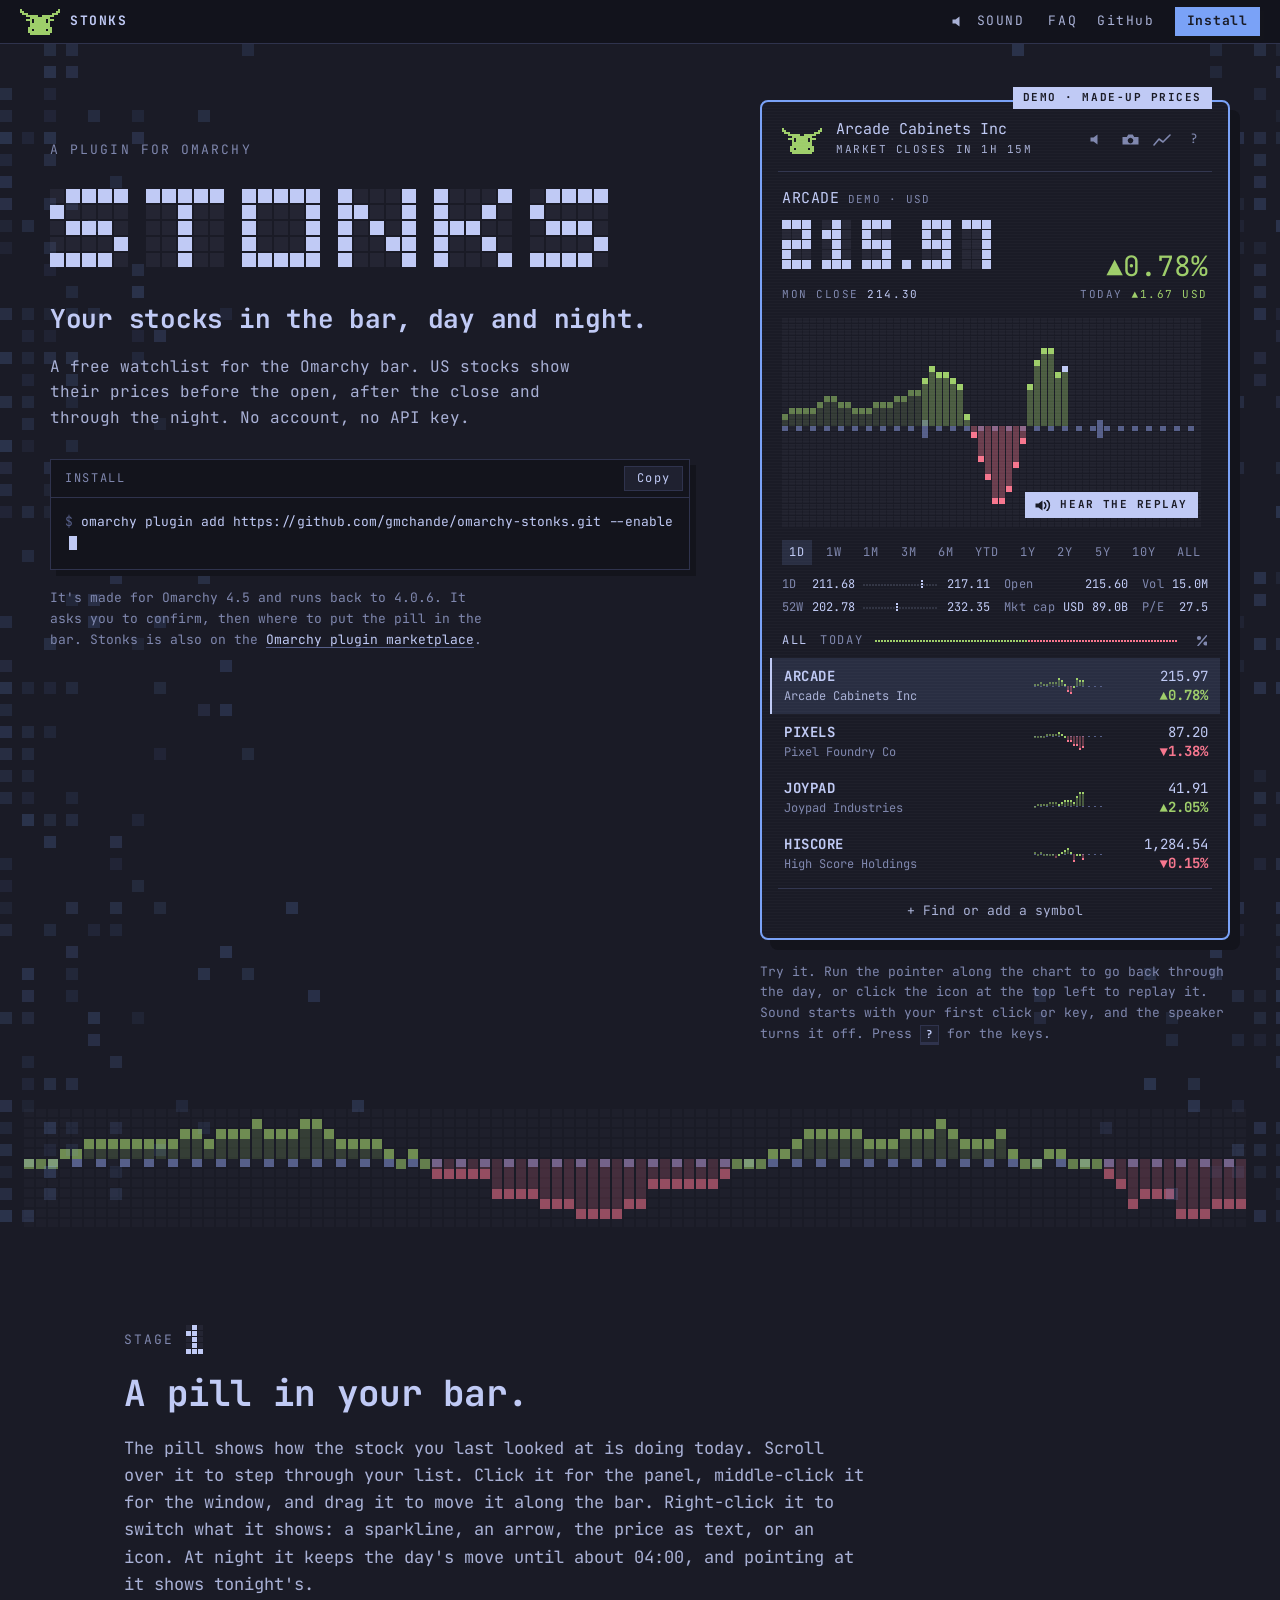
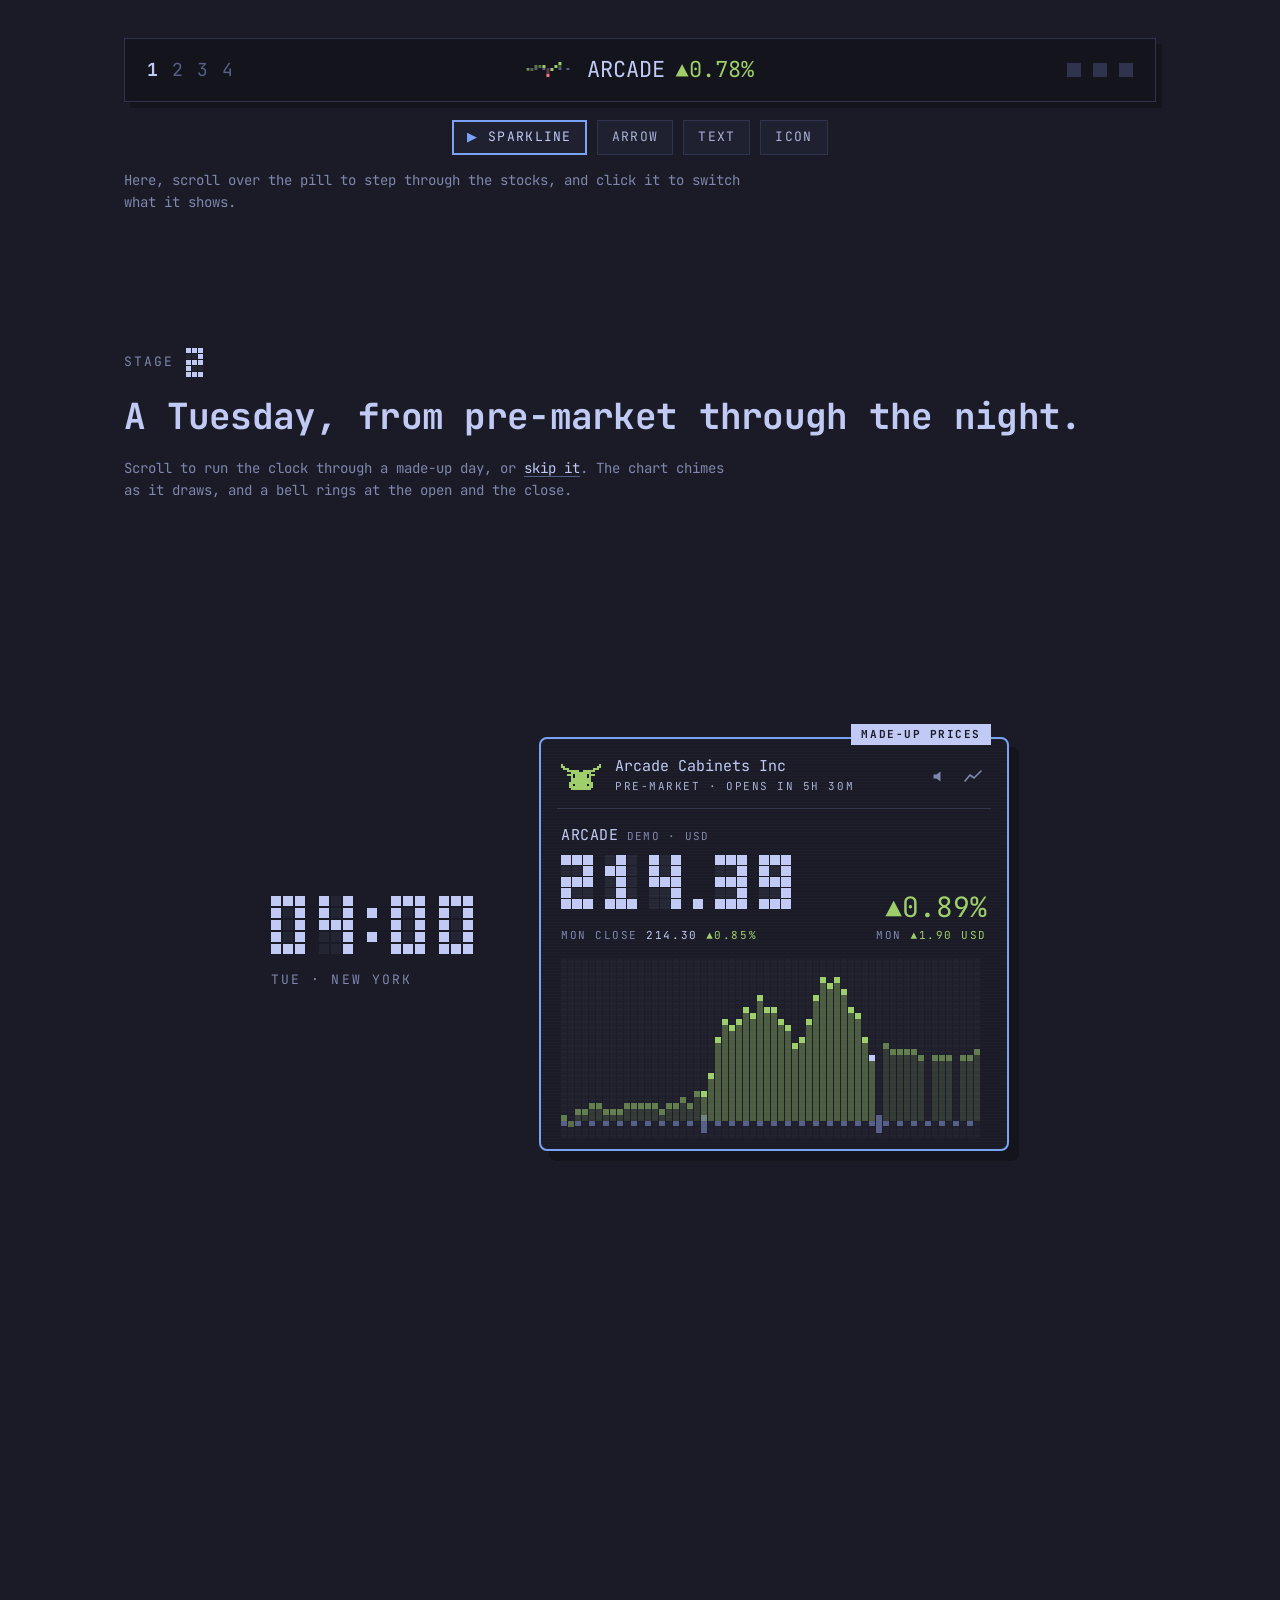
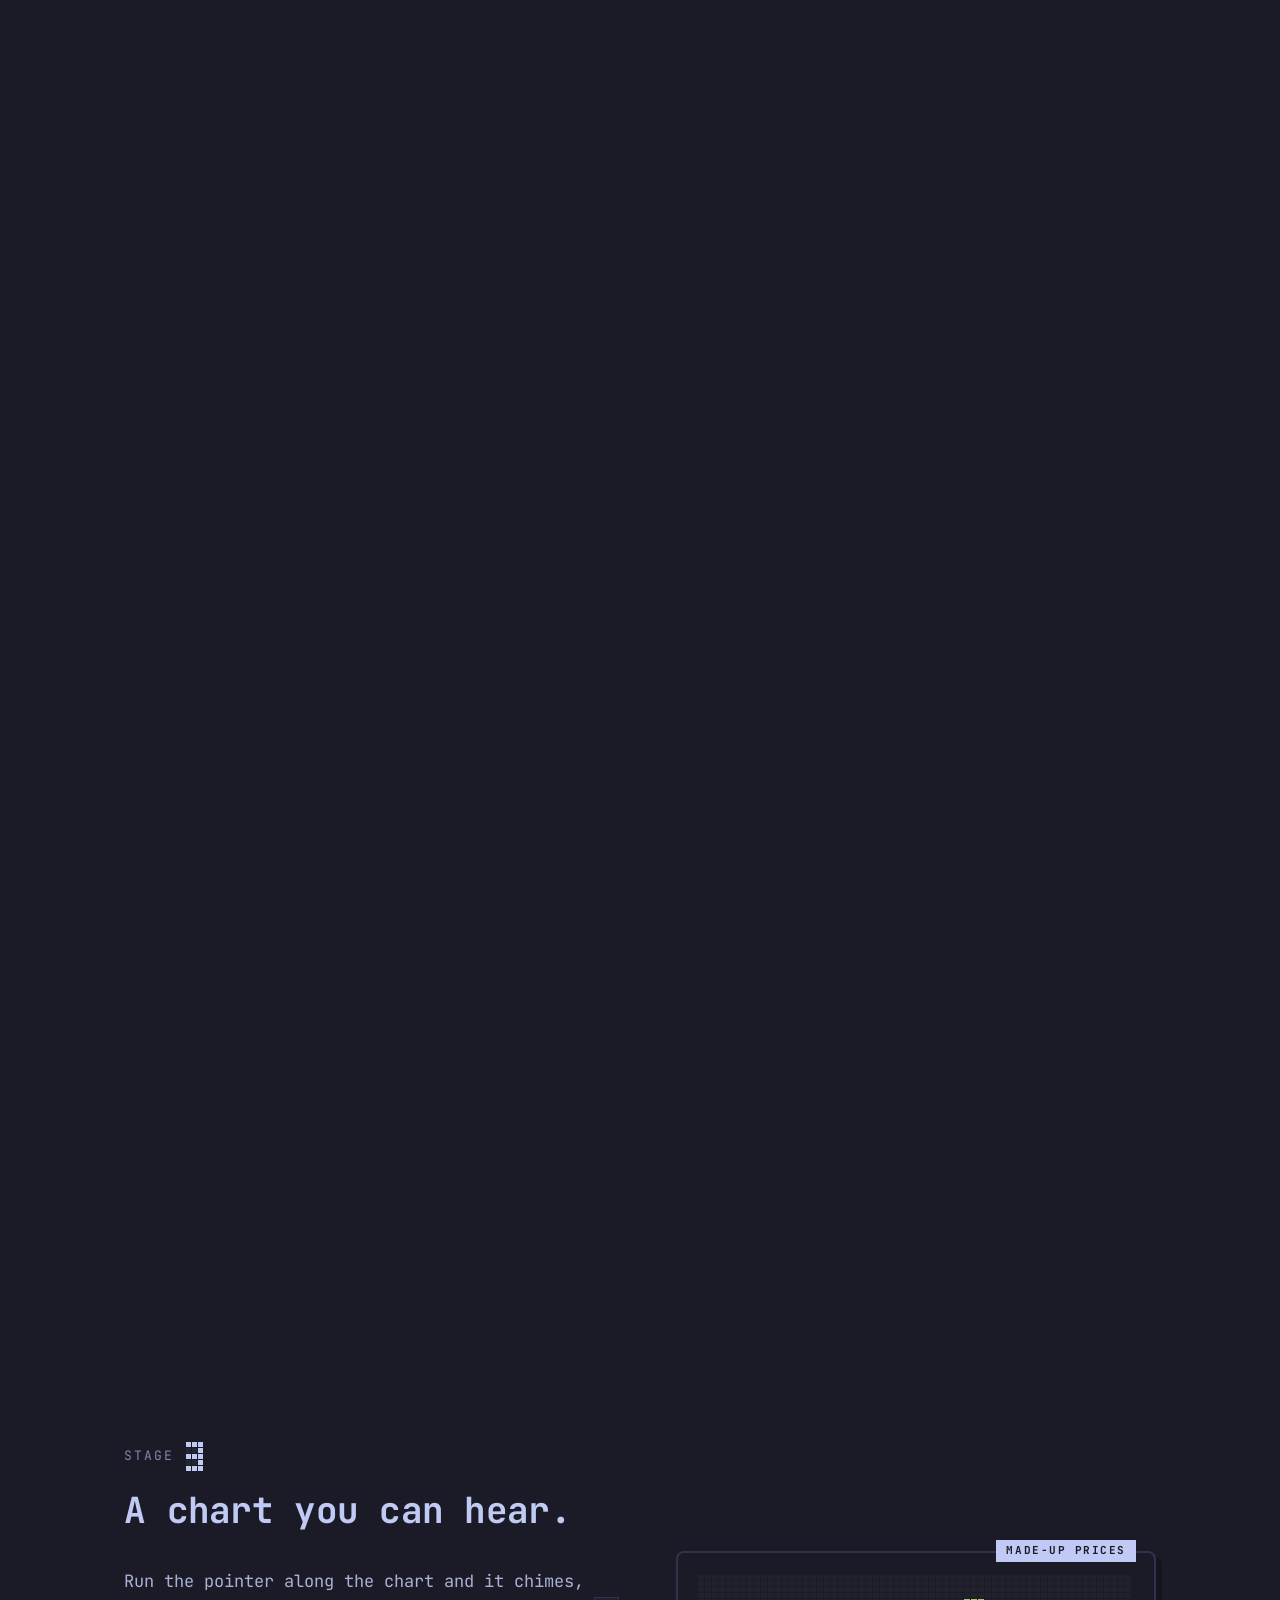
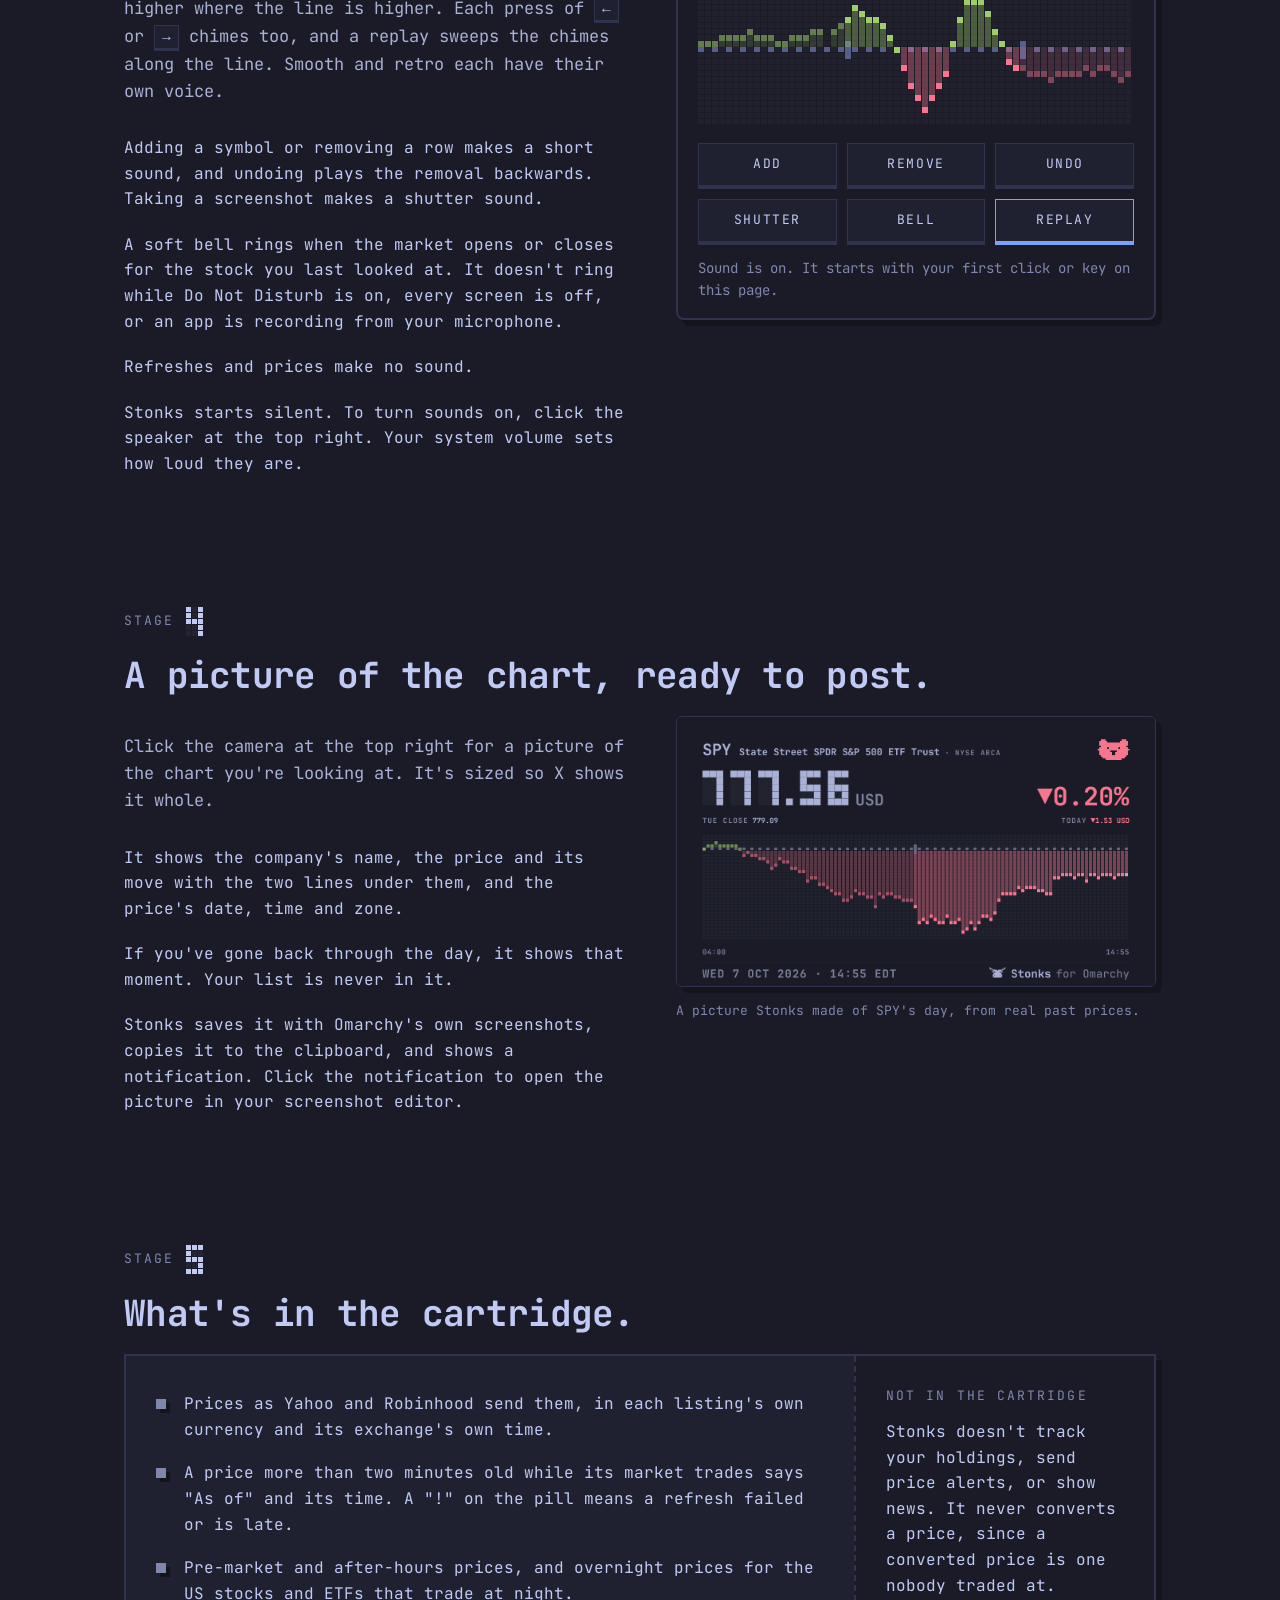
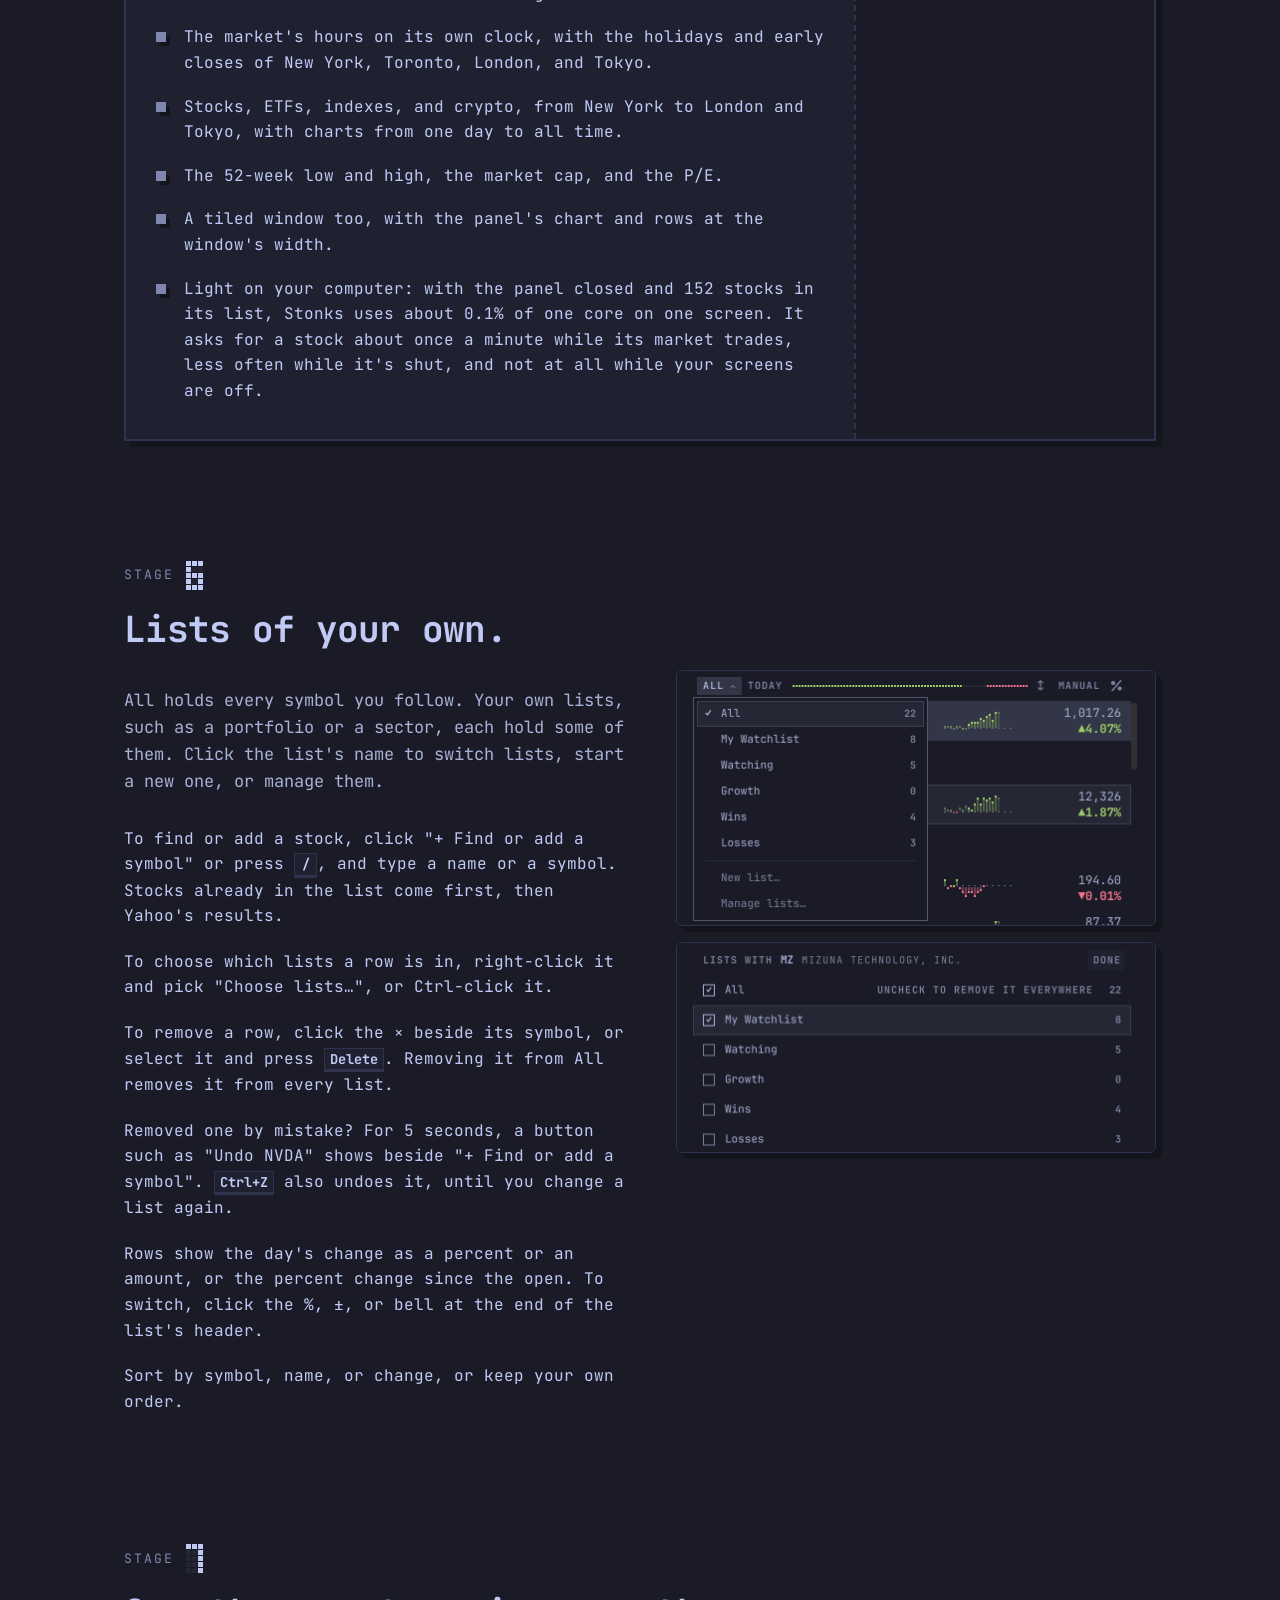
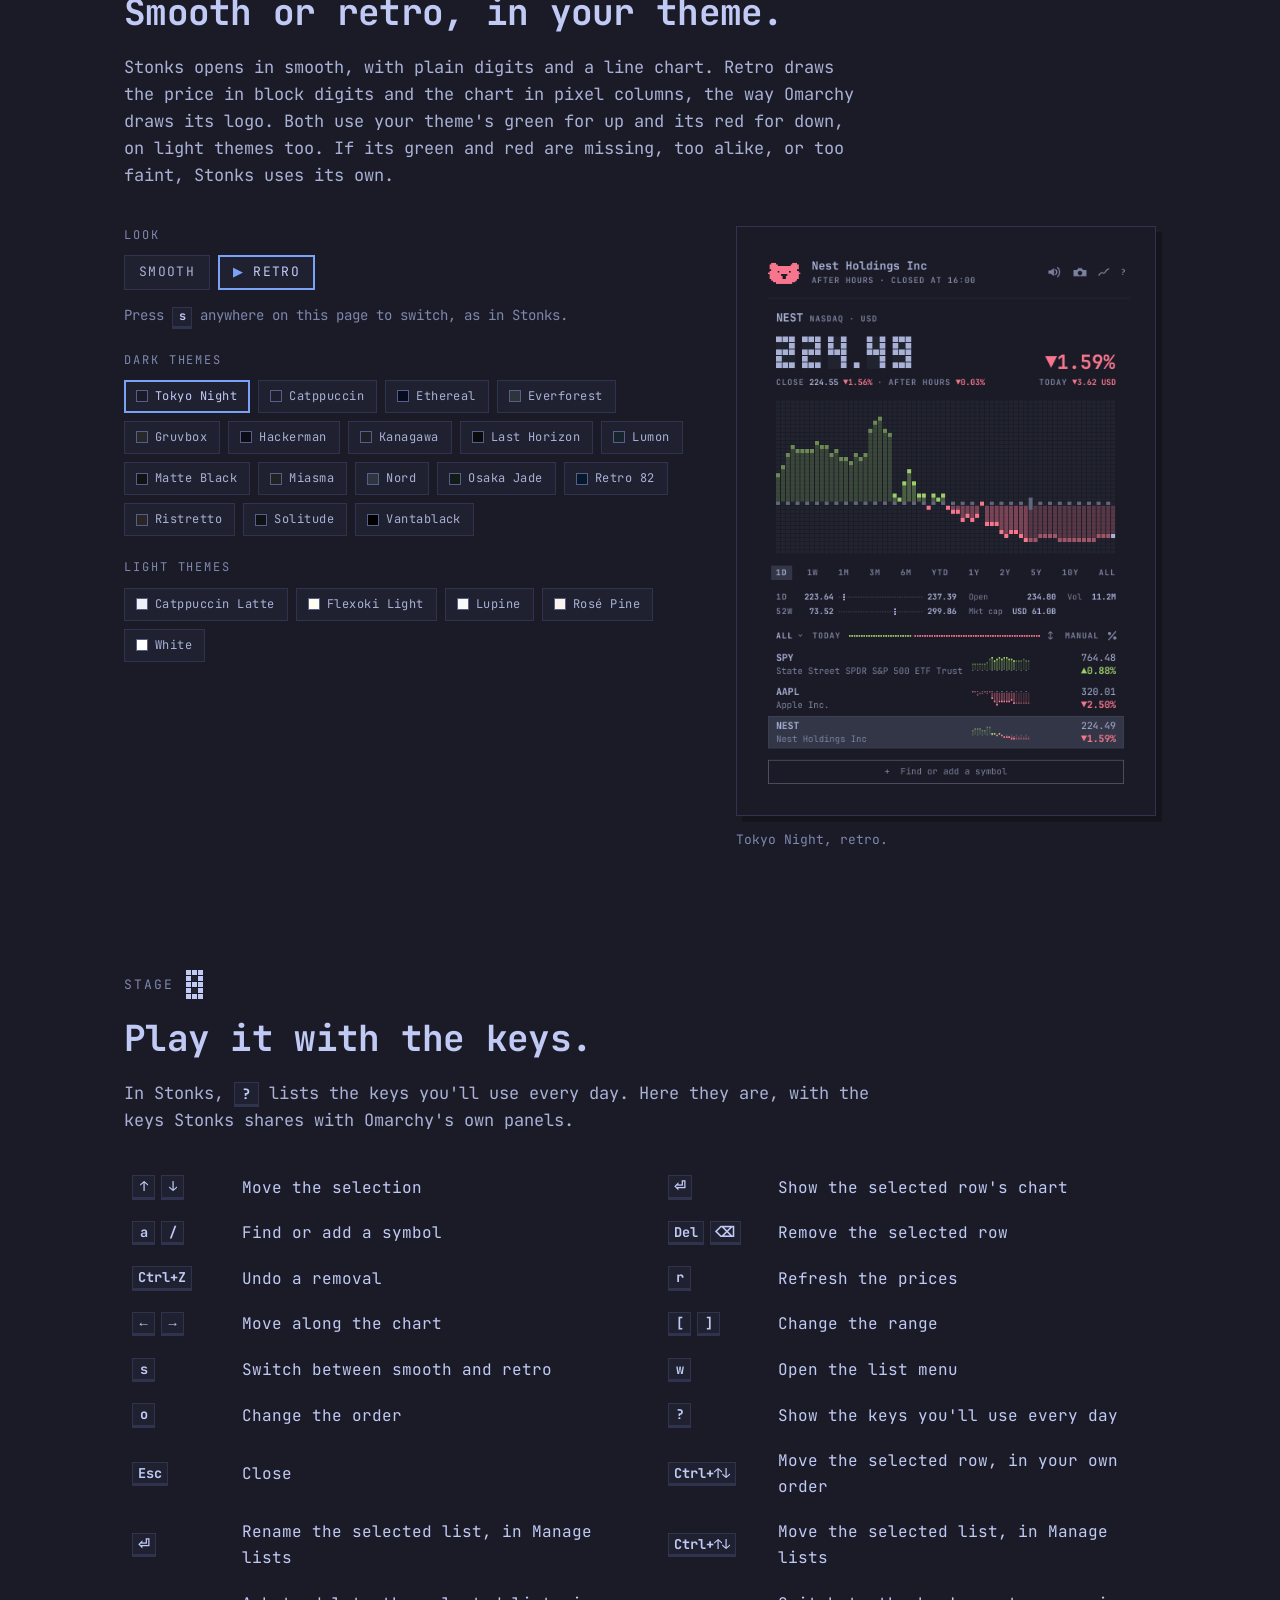
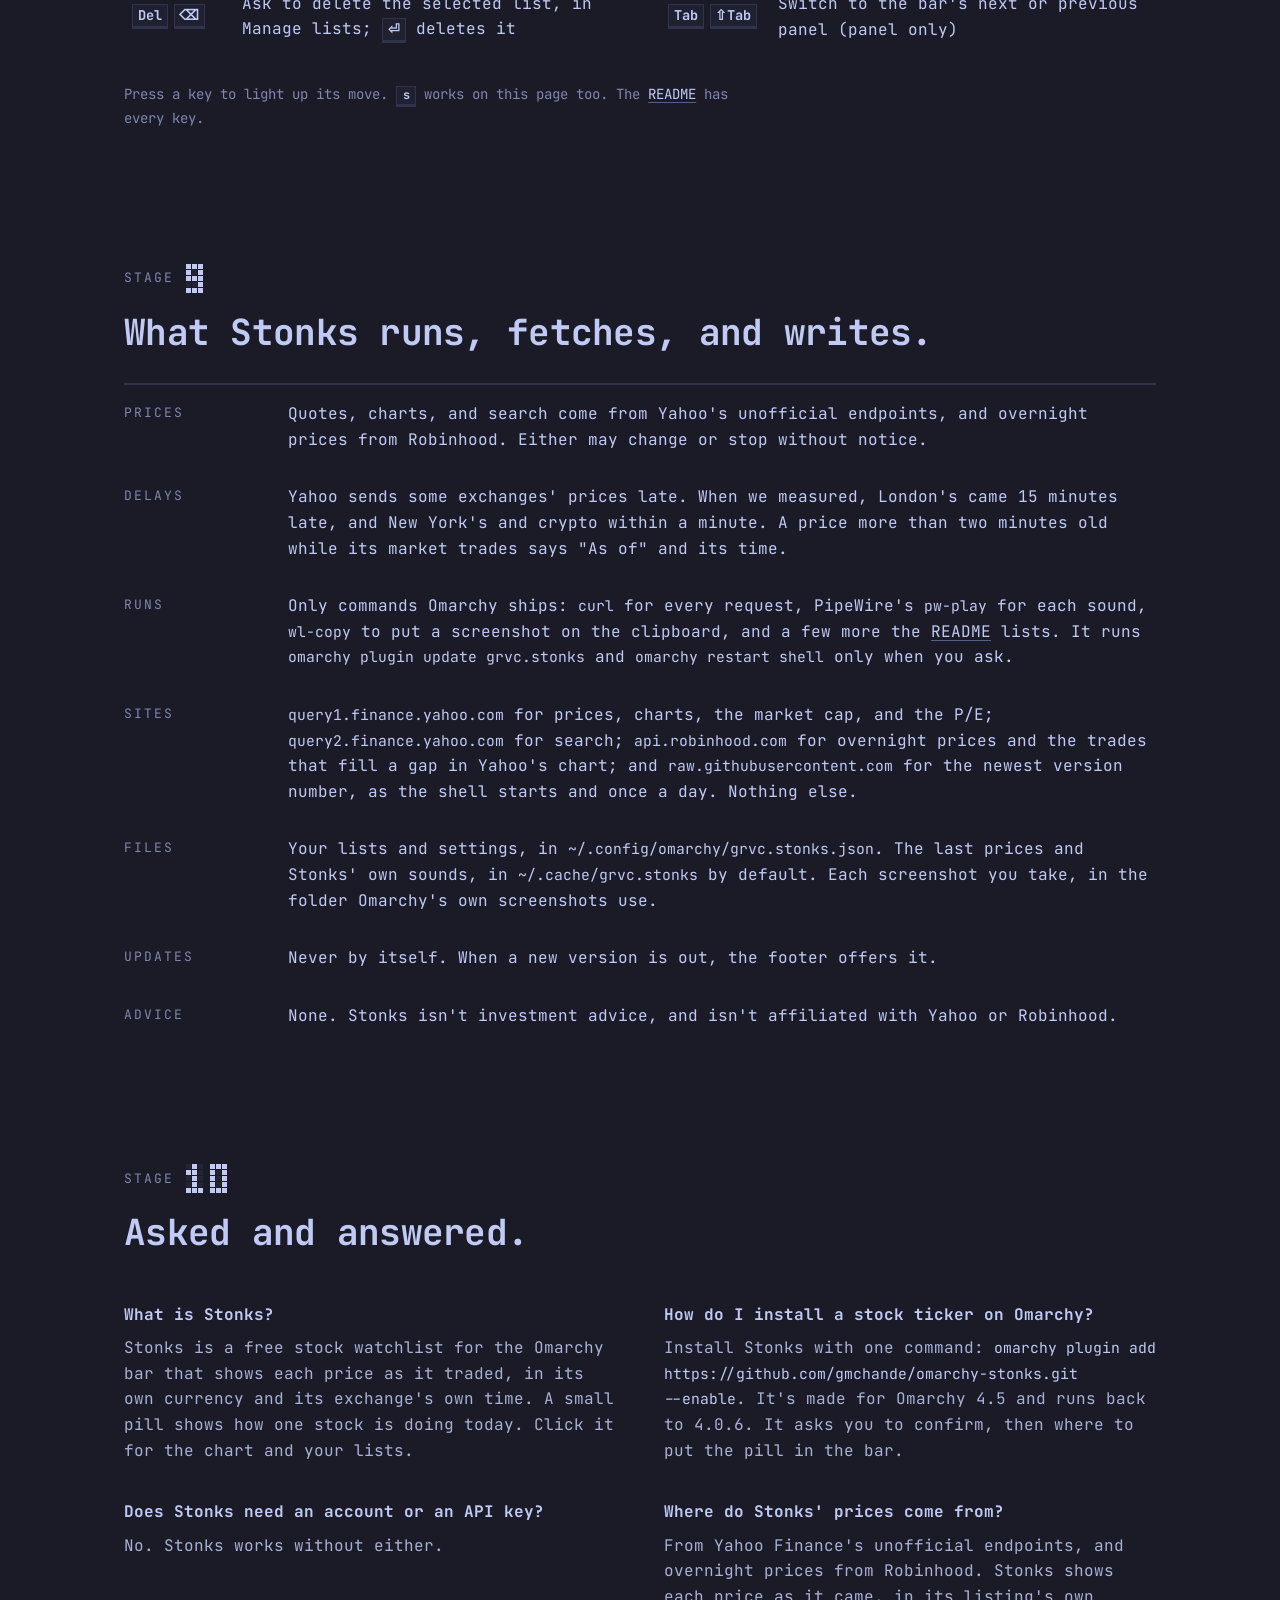
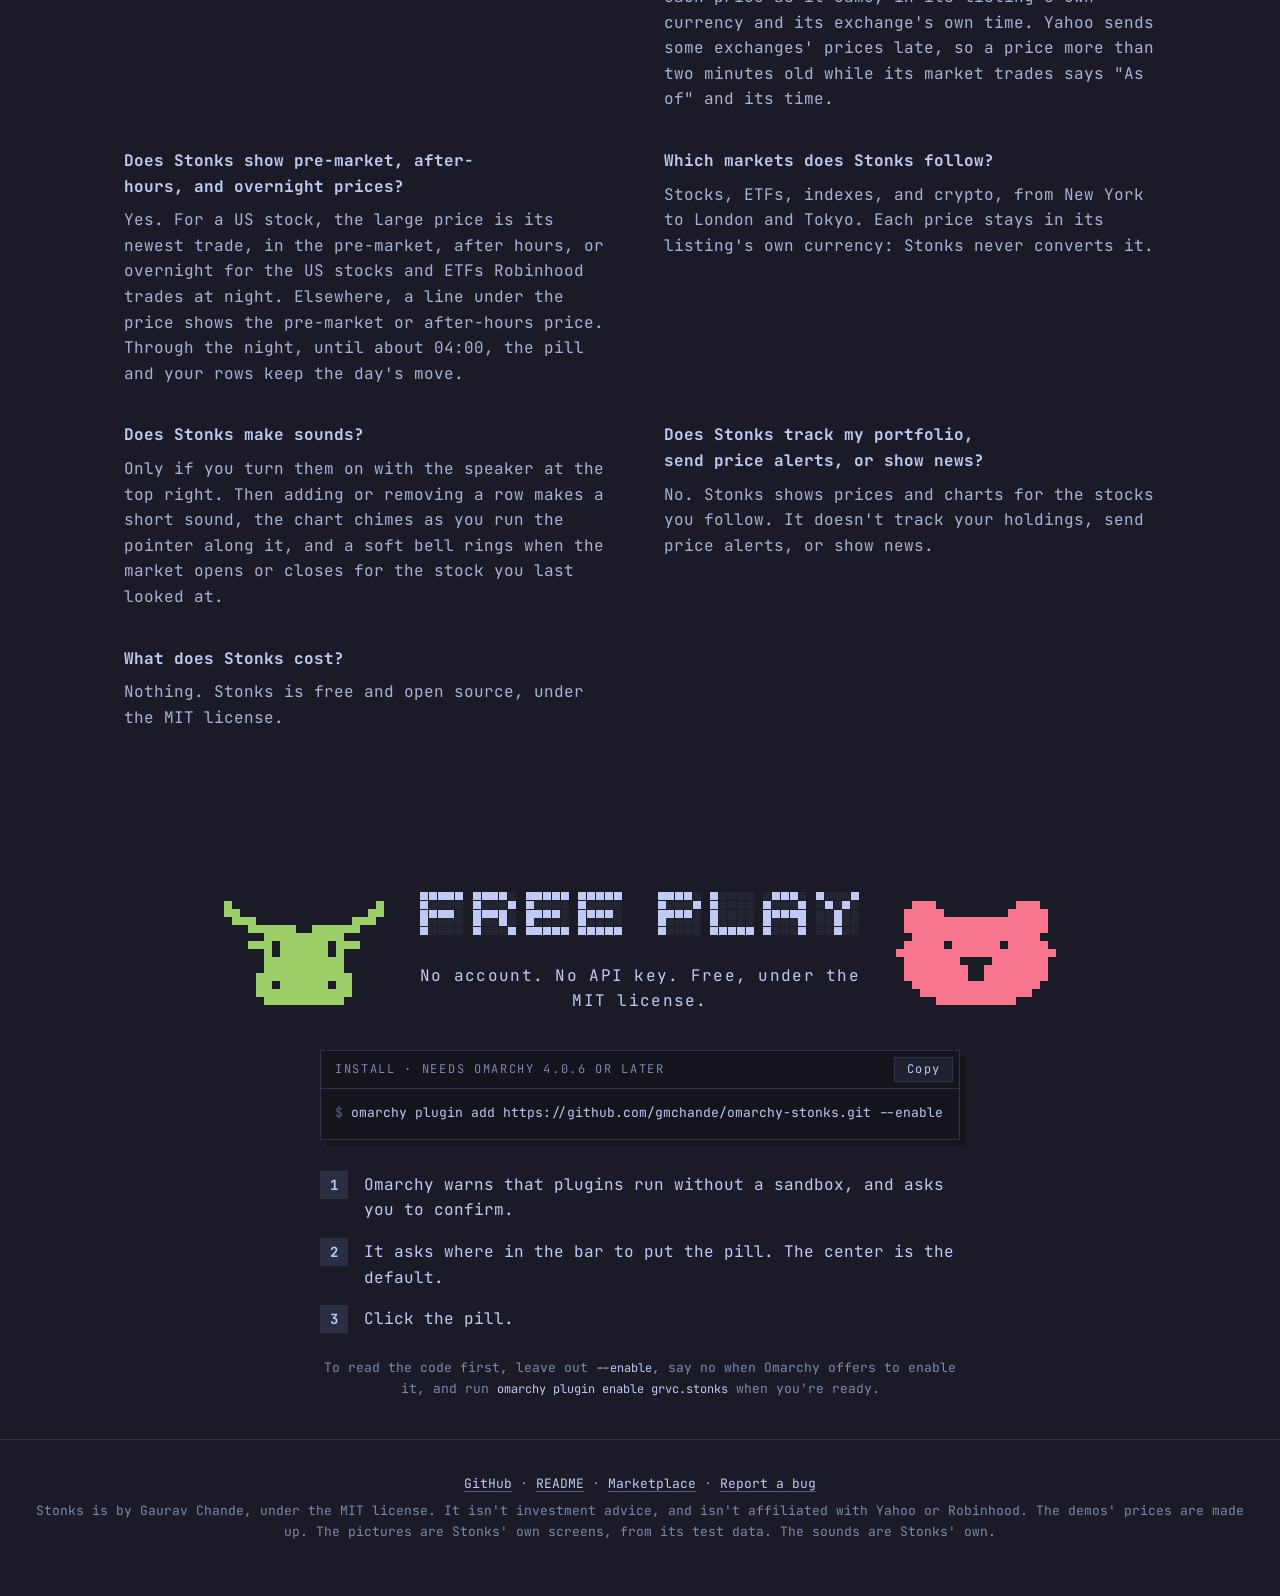
<file: index.html>
<!doctype html>
<html lang="en">
<head>
<meta charset="utf-8">
<meta name="viewport" content="width=device-width, initial-scale=1">
<title>Stonks: your stocks in the Omarchy bar, day and night</title>
<meta name="description" content="Your stocks in the Omarchy bar, day and night. A small pill shows how one stock is doing right now, and a click opens the chart and your lists. Free, with no account or API key.">
<link rel="canonical" href="https://getstonks.app/">
<meta name="theme-color" content="#13141c">
<!-- PNGs, not an SVG: a tab draws 16 or 32 px, where only whole-pixel cells stay crisp.
     16 and 32 are the small bull at 1 and 2 px a cell; 192 is the sprite's tile for search results. -->
<link rel="icon" href="favicon-16.png" sizes="16x16" type="image/png">
<link rel="icon" href="favicon-32.png" sizes="32x32" type="image/png">
<link rel="icon" href="icon-192.png" sizes="192x192" type="image/png">
<link rel="apple-touch-icon" href="apple-touch-icon.png">

<meta property="og:type" content="website">
<meta property="og:site_name" content="Stonks">
<meta property="og:title" content="Stonks: your stocks in the Omarchy bar, day and night">
<meta property="og:description" content="Your stocks in the Omarchy bar, day and night. A small pill shows how one stock is doing right now, and a click opens the chart and your lists. Free, with no account or API key.">
<meta property="og:url" content="https://getstonks.app/">
<meta property="og:image" content="https://getstonks.app/share.png">
<meta property="og:image:width" content="1200">
<meta property="og:image:height" content="630">
<meta property="og:image:alt" content="Stonks' logo and the words &quot;Your stocks in the Omarchy bar, day and night. Free · No account · No API key&quot;, beside its panel: a made-up stock's price over the day's chart in pixel columns.">
<meta name="twitter:card" content="summary_large_image">
<meta name="twitter:title" content="Stonks: your stocks in the Omarchy bar, day and night">
<meta name="twitter:description" content="Your stocks in the Omarchy bar, day and night. A small pill shows how one stock is doing right now, and a click opens the chart and your lists. Free, with no account or API key.">
<meta name="twitter:image" content="https://getstonks.app/share.png">
<meta name="twitter:image:alt" content="Stonks' logo and the words &quot;Your stocks in the Omarchy bar, day and night. Free · No account · No API key&quot;, beside its panel: a made-up stock's price over the day's chart in pixel columns.">

<!-- The page's own copy of the font, asked for first, so it's there before the text is drawn
     (style.css's @font-face says why it never swaps in late). -->
<link rel="preload" href="fonts/jetbrains-mono-latin.woff2" as="font" type="font/woff2" crossorigin>
<link rel="stylesheet" href="style.css">
<script>document.documentElement.classList.add("js")</script>

<!-- Privacy-friendly analytics by Plausible -->
<script async src="https://plausible.io/js/pa-zHpdI1o3sHOrxWnYwOaxp.js"></script>
<script>
  window.plausible=window.plausible||function(){(plausible.q=plausible.q||[]).push(arguments)},plausible.init=plausible.init||function(i){plausible.o=i||{}};
  plausible.init()
</script>

<script type="application/ld+json">
{
  "@context": "https://schema.org",
  "@type": "SoftwareApplication",
  "name": "Stonks",
  "url": "https://getstonks.app/",
  "image": "https://getstonks.app/share.png",
  "description": "Stonks is a free stock watchlist for the Omarchy bar that shows each price as it traded, in its own currency and its exchange's own time. A small pill shows how one stock is doing today. Click it for the chart and your lists.",
  "applicationCategory": "FinanceApplication",
  "applicationSubCategory": "Omarchy shell plugin",
  "operatingSystem": "Linux (Omarchy 4)",
  "softwareRequirements": "Omarchy 4.0.6 or later, made for 4.5",
  "license": "https://opensource.org/licenses/MIT",
  "isAccessibleForFree": true,
  "offers": { "@type": "Offer", "price": "0", "priceCurrency": "USD" },
  "author": { "@type": "Person", "name": "Gaurav Chande" },
  "installUrl": "https://github.com/gmchande/omarchy-stonks",
  "potentialAction": {
    "@type": "InstallAction",
    "name": "Install Stonks",
    "description": "omarchy plugin add https://github.com/gmchande/omarchy-stonks.git --enable"
  }
}
</script>
<script type="application/ld+json">
{
  "@context": "https://schema.org",
  "@type": "FAQPage",
  "mainEntity": [
    { "@type": "Question", "name": "What is Stonks?",
      "acceptedAnswer": { "@type": "Answer", "text": "Stonks is a free stock watchlist for the Omarchy bar that shows each price as it traded, in its own currency and its exchange's own time. A small pill shows how one stock is doing today. Click it for the chart and your lists." } },
    { "@type": "Question", "name": "How do I install a stock ticker on Omarchy?",
      "acceptedAnswer": { "@type": "Answer", "text": "Install Stonks with one command: omarchy plugin add https://github.com/gmchande/omarchy-stonks.git --enable. It's made for Omarchy 4.5 and runs back to 4.0.6. It asks you to confirm, then where to put the pill in the bar." } },
    { "@type": "Question", "name": "Does Stonks need an account or an API key?",
      "acceptedAnswer": { "@type": "Answer", "text": "No. Stonks works without either." } },
    { "@type": "Question", "name": "Where do Stonks' prices come from?",
      "acceptedAnswer": { "@type": "Answer", "text": "From Yahoo Finance's unofficial endpoints, and overnight prices from Robinhood. Stonks shows each price as it came, in its listing's own currency and its exchange's own time. Yahoo sends some exchanges' prices late, so a price more than two minutes old while its market trades says \"As of\" and its time." } },
    { "@type": "Question", "name": "Does Stonks show pre-market, after-hours, and overnight prices?",
      "acceptedAnswer": { "@type": "Answer", "text": "Yes. For a US stock, the large price is its newest trade, in the pre-market, after hours, or overnight for the US stocks and ETFs Robinhood trades at night. Elsewhere, a line under the price shows the pre-market or after-hours price. Through the night, until about 04:00, the pill and your rows keep the day's move." } },
    { "@type": "Question", "name": "Which markets does Stonks follow?",
      "acceptedAnswer": { "@type": "Answer", "text": "Stocks, ETFs, indexes, and crypto, from New York to London and Tokyo. Each price stays in its listing's own currency: Stonks never converts it." } },
    { "@type": "Question", "name": "Does Stonks make sounds?",
      "acceptedAnswer": { "@type": "Answer", "text": "Only if you turn them on with the speaker at the top right. Then adding or removing a row makes a short sound, the chart chimes as you run the pointer along it, and a soft bell rings when the market opens or closes for the stock you last looked at." } },
    { "@type": "Question", "name": "Does Stonks track my portfolio, send price alerts, or show news?",
      "acceptedAnswer": { "@type": "Answer", "text": "No. Stonks shows prices and charts for the stocks you follow. It doesn't track your holdings, send price alerts, or show news." } },
    { "@type": "Question", "name": "What does Stonks cost?",
      "acceptedAnswer": { "@type": "Answer", "text": "Nothing. Stonks is free and open source, under the MIT license." } }
  ]
}
</script>
</head>
<body>

<header class="topbar">
  <a class="brand" href="#top" aria-label="Stonks, back to the top">
    <img class="mark" src="img/bull.svg" width="40" height="26" alt="">
    <span>STONKS</span>
  </a>
  <nav>
    <button type="button" class="speaker" data-sound-toggle aria-pressed="true"><span class="speaker-icon" aria-hidden="true"></span><span class="speaker-word">SOUND</span></button>
    <a href="#faq">FAQ</a>
    <a href="https://github.com/gmchande/omarchy-stonks">GitHub</a>
    <a class="btn btn-small" href="#install">Install</a>
  </nav>
</header>

<main id="top">

<section class="hero">
  <canvas class="scatter" aria-hidden="true"></canvas>
  <div class="hero-inner">
    <div class="hero-copy">
      <p class="eyebrow">A plugin for Omarchy</p>
      <h1 class="wordmark"><span class="blocks" data-text="STONKS" data-cell="16" aria-hidden="true"></span><span class="sr">Stonks</span></h1>
      <p class="lead">Your stocks in the bar, day and night.</p>
      <!-- On a phone, the pill in a bar, so the first screen shows Stonks; the same pill as "A pill in your bar". -->
      <div class="bar-demo hero-bar">
        <div class="fake-bar" aria-hidden="true">
          <span class="ws"><b>1</b><i>2</i><i>3</i><i>4</i></span>
        </div>
        <button type="button" class="pill"></button>
      </div>
      <p class="answer">A free watchlist for the Omarchy bar. US stocks show their prices before the open, after the close and through the night. No account, no API key.</p>
      <div class="term" data-copy>
        <div class="term-bar"><span>INSTALL</span><button type="button" class="copy">Copy</button></div>
        <pre><code><span class="prompt" aria-hidden="true">$ </span>omarchy plugin add https://github.com/gmchande/omarchy-stonks.git <span class="nw">--enable</span><span class="cursor" aria-hidden="true"></span></code></pre>
      </div>
      <p class="fine">It's made for Omarchy 4.5 and runs back to 4.0.6. It asks you to confirm, then where to put the pill in the bar. Stonks is also on the <a href="https://plugins.omarchy.org/plugin.html?id=grvc.stonks">Omarchy plugin marketplace</a>.</p>
    </div>

    <figure class="demo-wrap">
      <div class="demo-tag" aria-hidden="true">DEMO · MADE-UP PRICES</div>
      <div class="popup" id="demo" role="group" aria-label="A demo of Stonks' panel, with made-up symbols and prices"></div>
      <figcaption>Try it. Run the pointer along the chart to go back through the day, or click the icon at the top left to replay it. Sound starts with your first click or key, and the speaker turns it off. Press <kbd>?</kbd> for the keys.</figcaption>
    </figure>
  </div>
  <canvas class="skyline" aria-hidden="true"></canvas>
</section>

<section class="stage" id="bar">
  <p class="stage-label"><span>STAGE</span><span class="blocks" data-text="1" data-cell="6" aria-hidden="true"></span><span class="sr">1</span></p>
  <h2>A pill in your bar.</h2>
  <p class="wide">The pill shows how the stock you last looked at is doing today. Scroll over it to step through your list. Click it for the panel, middle-click it for the window, and drag it to move it along the bar. Right-click it to switch what it shows: a sparkline, an arrow, the price as text, or an icon. At night it keeps the day's move until about 04:00, and pointing at it shows tonight's.</p>
  <div class="bar-demo">
    <div class="fake-bar" aria-hidden="true">
      <span class="ws"><b>1</b><i>2</i><i>3</i><i>4</i></span>
      <span class="ws-right"><i></i><i></i><i></i></span>
    </div>
    <button type="button" class="pill"></button>
  </div>
  <div class="forms" role="group" aria-label="What the pill shows">
    <button type="button" data-form="sparkline">Sparkline</button>
    <button type="button" data-form="arrow">Arrow</button>
    <button type="button" data-form="text">Text</button>
    <button type="button" data-form="icon">Icon</button>
  </div>
  <p class="note">Here, scroll over the pill to step through the stocks, and click it to switch what it shows.</p>
</section>

<section class="day" id="day" aria-labelledby="day-title">
  <div class="stage day-head">
    <p class="stage-label"><span>STAGE</span><span class="blocks" data-text="2" data-cell="6" aria-hidden="true"></span><span class="sr">2</span></p>
    <h2 id="day-title">A Tuesday, from pre-market through the night.</h2>
    <p class="note day-hint">Scroll to run the clock through a made-up day, or <a href="#sound">skip it</a>. The chart chimes as it draws, and a bell rings at the open and the close.</p>
  </div>
  <div class="day-track">
    <div class="day-sticky">
      <div class="day-clock" aria-hidden="true">
        <span class="blocks clock-digits"></span>
        <span class="clock-place">TUE · NEW YORK</span>
      </div>
      <div class="day-pop">
        <div class="demo-tag" aria-hidden="true">MADE-UP PRICES</div>
        <div class="popup compact" id="daypop" role="group" aria-label="Stonks' panel through a made-up Tuesday"></div>
      </div>
    </div>
  </div>
</section>

<section class="stage" id="sound">
  <p class="stage-label"><span>STAGE</span><span class="blocks" data-text="3" data-cell="6" aria-hidden="true"></span><span class="sr">3</span></p>
  <h2>A chart you can hear.</h2>
  <div class="split">
    <div>
      <p class="wide">Run the pointer along the chart and it chimes, higher where the line is higher. Each press of <kbd>←</kbd> or <kbd>→</kbd> chimes too, and a replay sweeps the chimes along the line. Smooth and retro each have their own voice.</p>
      <ul class="plain-list">
        <li>Adding a symbol or removing a row makes a short sound, and undoing plays the removal backwards. Taking a screenshot makes a shutter sound.</li>
        <li>A soft bell rings when the market opens or closes for the stock you last looked at. It doesn't ring while Do Not Disturb is on, every screen is off, or an app is recording from your microphone.</li>
        <li>Refreshes and prices make no sound.</li>
        <li>Stonks starts silent. To turn sounds on, click the speaker at the top right. Your system volume sets how loud they are.</li>
      </ul>
    </div>
    <div class="sound-test">
      <div class="demo-tag" aria-hidden="true">MADE-UP PRICES</div>
      <canvas class="chimes" tabindex="0" role="slider" aria-valuemin="0" aria-valuemax="100" aria-label="A made-up day's chart. Point along it, or press the left and right arrows, to hear its chimes."></canvas>
      <div class="pads" role="group" aria-label="Stonks' sounds">
        <button type="button" data-sound="add">Add</button>
        <button type="button" data-sound="remove">Remove</button>
        <button type="button" data-sound="undo">Undo</button>
        <button type="button" data-sound="shutter">Shutter</button>
        <button type="button" data-sound="bell">Bell</button>
        <button type="button" data-sound="replay">Replay</button>
      </div>
      <p class="note sound-state" aria-live="polite"></p>
    </div>
  </div>
</section>

<section class="stage" id="screenshot">
  <p class="stage-label"><span>STAGE</span><span class="blocks" data-text="4" data-cell="6" aria-hidden="true"></span><span class="sr">4</span></p>
  <h2>A picture of the chart, ready to post.</h2>
  <div class="split">
    <div>
      <p class="wide">Click the camera at the top right for a picture of the chart you're looking at. It's sized so X shows it whole.</p>
      <ul class="plain-list">
        <li>It shows the company's name, the price and its move with the two lines under them, and the price's date, time and zone.</li>
        <li>If you've gone back through the day, it shows that moment. Your list is never in it.</li>
        <li>Stonks saves it with Omarchy's own screenshots, copies it to the clipboard, and shows a notification. Click the notification to open the picture in your screenshot editor.</li>
      </ul>
    </div>
    <figure class="share-shot">
      <img data-look-src="img/screenshot-{look}.webp" src="img/screenshot-retro.webp" width="2400" height="1350" loading="lazy" alt="A screenshot Stonks made, in retro: SPY at 777.56 USD at 14:55 New York time on Wednesday 7 October 2026, down 0.20% from Tuesday's close of 779.09. The day's chart runs from the pre-market at 04:00 to 14:55.">
      <figcaption>A picture Stonks made of SPY's day, from real past prices.</figcaption>
    </figure>
  </div>
</section>

<section class="stage" id="label">
  <p class="stage-label"><span>STAGE</span><span class="blocks" data-text="5" data-cell="6" aria-hidden="true"></span><span class="sr">5</span></p>
  <h2>What's in the cartridge.</h2>
  <div class="cart">
    <ul class="label-list">
      <li>Prices as Yahoo and Robinhood send them, in each listing's own currency and its exchange's own time.</li>
      <li>A price more than two minutes old while its market trades says "As of" and its time. A "!" on the pill means a refresh failed or is late.</li>
      <li>Pre-market and after-hours prices, and overnight prices for the US stocks and ETFs that trade at night.</li>
      <li>The market's hours on its own clock, with the holidays and early closes of New York, Toronto, London, and Tokyo.</li>
      <li>Stocks, ETFs, indexes, and crypto, from New York to London and Tokyo, with charts from one day to all time.</li>
      <li>The 52-week low and high, the market cap, and the P/E.</li>
      <li>A tiled window too, with the panel's chart and rows at the window's width.</li>
      <li>Light on your computer: with the panel closed and 152 stocks in its list, Stonks uses about 0.1% of one core on one screen. It asks for a stock about once a minute while its market trades, less often while it's shut, and not at all while your screens are off.</li>
    </ul>
    <div class="not-label">
      <p class="not-title">NOT IN THE CARTRIDGE</p>
      <p>Stonks doesn't track your holdings, send price alerts, or show news. It never converts a price, since a converted price is one nobody traded at.</p>
    </div>
  </div>
</section>

<section class="stage" id="lists">
  <p class="stage-label"><span>STAGE</span><span class="blocks" data-text="6" data-cell="6" aria-hidden="true"></span><span class="sr">6</span></p>
  <h2>Lists of your own.</h2>
  <div class="split">
    <div>
      <p class="wide">All holds every symbol you follow. Your own lists, such as a portfolio or a sector, each hold some of them. Click the list's name to switch lists, start a new one, or manage them.</p>
      <ul class="plain-list">
        <li>To find or add a stock, click "+ Find or add a symbol" or press <kbd>/</kbd>, and type a name or a symbol. Stocks already in the list come first, then Yahoo's results.</li>
        <li>To choose which lists a row is in, right-click it and pick "Choose lists…", or Ctrl-click it.</li>
        <li>To remove a row, click the × beside its symbol, or select it and press <kbd>Delete</kbd>. Removing it from All removes it from every list.</li>
        <li>Removed one by mistake? For 5 seconds, a button such as "Undo NVDA" shows beside "+ Find or add a symbol". <kbd>Ctrl+Z</kbd> also undoes it, until you change a list again.</li>
        <li>Rows show the day's change as a percent or an amount, or the percent change since the open. To switch, click the %, ±, or bell at the end of the list's header.</li>
        <li>Sort by symbol, name, or change, or keep your own order.</li>
      </ul>
    </div>
    <div class="shots">
      <img src="img/lists-menu.webp" width="960" height="510" loading="lazy" alt="Stonks' list menu open over the rows: All with 22 symbols, My Watchlist, Watching, Growth, Wins, and Losses, then New list and Manage lists">
      <img src="img/lists-tick.webp" width="960" height="420" loading="lazy" alt="The lists MZ is in: All and My Watchlist are ticked, the other four are not. Beside All, a note says Untick to remove everywhere.">
    </div>
  </div>
</section>

<section class="stage" id="themes">
  <p class="stage-label"><span>STAGE</span><span class="blocks" data-text="7" data-cell="6" aria-hidden="true"></span><span class="sr">7</span></p>
  <h2>Smooth or retro, in your theme.</h2>
  <p class="wide">Stonks opens in smooth, with plain digits and a line chart. Retro draws the price in block digits and the chart in pixel columns, the way Omarchy draws its logo. Both use your theme's green for up and its red for down, on light themes too. If its green and red are missing, too alike, or too faint, Stonks uses its own.</p>
  <div class="select">
    <div class="picker">
      <p class="pick-title">LOOK</p>
      <div class="seg" role="group" aria-label="Look">
        <button type="button" data-look="smooth">Smooth</button>
        <button type="button" data-look="retro">Retro</button>
      </div>
      <p class="note keys-only">Press <kbd>s</kbd> anywhere on this page to switch, as in Stonks.</p>
      <p class="pick-title">DARK THEMES</p>
      <div class="chips" data-group="dark" role="group" aria-label="Dark themes"></div>
      <p class="pick-title">LIGHT THEMES</p>
      <div class="chips" data-group="light" role="group" aria-label="Light themes"></div>
    </div>
    <figure class="theme-shot">
      <div class="theme-ground"><img src="img/themes/tokyo-night-retro.webp" alt="Stonks' panel in retro, in the Tokyo Night theme: the price, the day's chart, and the list." width="944" height="1364" loading="lazy"></div>
      <figcaption>Tokyo Night, retro.</figcaption>
    </figure>
  </div>
</section>

<section class="stage" id="keys">
  <p class="stage-label"><span>STAGE</span><span class="blocks" data-text="8" data-cell="6" aria-hidden="true"></span><span class="sr">8</span></p>
  <h2>Play it with the keys.</h2>
  <p class="wide">In Stonks, <kbd>?</kbd> lists the keys you'll use every day. Here they are, with the keys Stonks shares with Omarchy's own panels.</p>
  <dl class="moves">
    <div data-keys="ArrowUp ArrowDown"><dt><kbd>↑</kbd><kbd>↓</kbd></dt><dd>Move the selection</dd></div>
    <div data-keys="Enter"><dt><kbd>⏎</kbd></dt><dd>Show the selected row's chart</dd></div>
    <div data-keys="a /"><dt><kbd>a</kbd><kbd>/</kbd></dt><dd>Find or add a symbol</dd></div>
    <div data-keys="Delete Backspace"><dt><kbd>Del</kbd><kbd>⌫</kbd></dt><dd>Remove the selected row</dd></div>
    <div data-keys="Ctrl+z"><dt><kbd>Ctrl+Z</kbd></dt><dd>Undo a removal</dd></div>
    <div data-keys="r"><dt><kbd>r</kbd></dt><dd>Refresh the prices</dd></div>
    <div data-keys="ArrowLeft ArrowRight"><dt><kbd>←</kbd><kbd>→</kbd></dt><dd>Move along the chart</dd></div>
    <div data-keys="[ ]"><dt><kbd>[</kbd><kbd>]</kbd></dt><dd>Change the range</dd></div>
    <div data-keys="s"><dt><kbd>s</kbd></dt><dd>Switch between smooth and retro</dd></div>
    <div data-keys="w"><dt><kbd>w</kbd></dt><dd>Open the list menu</dd></div>
    <div data-keys="o"><dt><kbd>o</kbd></dt><dd>Change the order</dd></div>
    <div data-keys="?"><dt><kbd>?</kbd></dt><dd>Show the keys you'll use every day</dd></div>
    <div data-keys="Escape"><dt><kbd>Esc</kbd></dt><dd>Close</dd></div>
    <div data-keys="Ctrl+arrowup Ctrl+arrowdown"><dt><kbd>Ctrl+↑↓</kbd></dt><dd>Move the selected row, in your own order</dd></div>
    <div data-keys="Enter"><dt><kbd>⏎</kbd></dt><dd>Rename the selected list, in Manage lists</dd></div>
    <div data-keys="Ctrl+arrowup Ctrl+arrowdown"><dt><kbd>Ctrl+↑↓</kbd></dt><dd>Move the selected list, in Manage lists</dd></div>
    <div data-keys="Delete Backspace"><dt><kbd>Del</kbd><kbd>⌫</kbd></dt><dd>Ask to delete the selected list, in Manage lists; <kbd>⏎</kbd> deletes it</dd></div>
    <div data-keys="Tab Shift+Tab"><dt><kbd>Tab</kbd><kbd>⇧Tab</kbd></dt><dd>Switch to the bar's next or previous panel (panel only)</dd></div>
  </dl>
  <p class="note"><span class="keys-only">Press a key to light up its move. <kbd>s</kbd> works on this page too. </span>The <a href="https://github.com/gmchande/omarchy-stonks#keys">README</a> has every key.</p>
</section>

<section class="stage" id="rules">
  <p class="stage-label"><span>STAGE</span><span class="blocks" data-text="9" data-cell="6" aria-hidden="true"></span><span class="sr">9</span></p>
  <h2>What Stonks runs, fetches, and writes.</h2>
  <dl class="rules">
    <div><dt>PRICES</dt><dd>Quotes, charts, and search come from Yahoo's unofficial endpoints, and overnight prices from Robinhood. Either may change or stop without notice.</dd></div>
    <div><dt>DELAYS</dt><dd>Yahoo sends some exchanges' prices late. When we measured, London's came 15 minutes late, and New York's and crypto within a minute. A price more than two minutes old while its market trades says "As of" and its time.</dd></div>
    <div><dt>RUNS</dt><dd>Only commands Omarchy ships: <code>curl</code> for every request, PipeWire's <code>pw-play</code> for each sound, <code>wl-copy</code> to put a screenshot on the clipboard, and a few more the <a href="https://github.com/gmchande/omarchy-stonks#what-it-runs">README</a> lists. It runs <code>omarchy plugin update grvc.stonks</code> and <code>omarchy restart shell</code> only when you ask.</dd></div>
    <div><dt>SITES</dt><dd><code>query1.finance.yahoo.com</code> for prices, charts, the market cap, and the P/E; <code>query2.finance.yahoo.com</code> for search; <code>api.robinhood.com</code> for overnight prices and the trades that fill a gap in Yahoo's chart; and <code>raw.githubusercontent.com</code> for the newest version number, as the shell starts and once a day. Nothing else.</dd></div>
    <div><dt>FILES</dt><dd>Your lists and settings, in <code>~/.config/omarchy/grvc.stonks.json</code>. The last prices and Stonks' own sounds, in <code>~/.cache/grvc.stonks</code> by default. Each screenshot you take, in the folder Omarchy's own screenshots use.</dd></div>
    <div><dt>UPDATES</dt><dd>Never by itself. When a new version is out, the footer offers it.</dd></div>
    <div><dt>ADVICE</dt><dd>None. Stonks isn't investment advice, and isn't affiliated with Yahoo or Robinhood.</dd></div>
  </dl>
</section>

<section class="stage" id="faq">
  <p class="stage-label"><span>STAGE</span><span class="blocks" data-text="10" data-cell="6" aria-hidden="true"></span><span class="sr">10</span></p>
  <h2>Asked and answered.</h2>
  <div class="faq">
    <section class="qa"><h3>What is Stonks?</h3><p>Stonks is a free stock watchlist for the Omarchy bar that shows each price as it traded, in its own currency and its exchange's own time. A small pill shows how one stock is doing today. Click it for the chart and your lists.</p></section>
    <section class="qa"><h3>How do I install a stock ticker on Omarchy?</h3><p>Install Stonks with one command: <code>omarchy plugin add https://github.com/gmchande/omarchy-stonks.git <span class="nw">--enable</span></code>. It's made for Omarchy 4.5 and runs back to 4.0.6. It asks you to confirm, then where to put the pill in the bar.</p></section>
    <section class="qa"><h3>Does Stonks need an account or an API key?</h3><p>No. Stonks works without either.</p></section>
    <section class="qa"><h3>Where do Stonks' prices come from?</h3><p>From Yahoo Finance's unofficial endpoints, and overnight prices from Robinhood. Stonks shows each price as it came, in its listing's own currency and its exchange's own time. Yahoo sends some exchanges' prices late, so a price more than two minutes old while its market trades says "As of" and its time.</p></section>
    <section class="qa"><h3>Does Stonks show pre-market, after-hours, and overnight prices?</h3><p>Yes. For a US stock, the large price is its newest trade, in the pre-market, after hours, or overnight for the US stocks and ETFs Robinhood trades at night. Elsewhere, a line under the price shows the pre-market or after-hours price. Through the night, until about 04:00, the pill and your rows keep the day's move.</p></section>
    <section class="qa"><h3>Which markets does Stonks follow?</h3><p>Stocks, ETFs, indexes, and crypto, from New York to London and Tokyo. Each price stays in its listing's own currency: Stonks never converts it.</p></section>
    <section class="qa"><h3>Does Stonks make sounds?</h3><p>Only if you turn them on with the speaker at the top right. Then adding or removing a row makes a short sound, the chart chimes as you run the pointer along it, and a soft bell rings when the market opens or closes for the stock you last looked at.</p></section>
    <section class="qa"><h3>Does Stonks track my portfolio, send price alerts, or show news?</h3><p>No. Stonks shows prices and charts for the stocks you follow. It doesn't track your holdings, send price alerts, or show news.</p></section>
    <section class="qa"><h3>What does Stonks cost?</h3><p>Nothing. Stonks is free and open source, under the MIT license.</p></section>
  </div>
</section>

<section class="finale" id="install">
  <div class="cabinet">
    <span class="sprite" data-sprite="bull" aria-hidden="true"></span>
    <div class="finale-mid">
      <h2 class="freeplay"><span class="blocks" data-text="FREE PLAY" data-cell="10" aria-hidden="true"></span><span class="sr">Free play: install Stonks</span></h2>
      <p class="coin">No account. No API key. Free, under the MIT license.</p>
    </div>
    <span class="sprite" data-sprite="bear" aria-hidden="true"></span>
  </div>
  <div class="term" data-copy>
    <div class="term-bar"><span>INSTALL · NEEDS OMARCHY 4.0.6 OR LATER</span><button type="button" class="copy">Copy</button></div>
    <pre><code><span class="prompt" aria-hidden="true">$ </span>omarchy plugin add https://github.com/gmchande/omarchy-stonks.git <span class="nw">--enable</span></code></pre>
  </div>
  <ol class="steps">
    <li>Omarchy warns that plugins run without a sandbox, and asks you to confirm.</li>
    <li>It asks where in the bar to put the pill. The center is the default.</li>
    <li>Click the pill.</li>
  </ol>
  <p class="fine center">To read the code first, leave out <code class="nw">--enable</code>, say no when Omarchy offers to enable it, and run <code>omarchy plugin enable grvc.stonks</code> when you're ready.</p>
</section>

</main>

<footer class="foot">
  <p><a href="https://github.com/gmchande/omarchy-stonks">GitHub</a> · <a href="https://github.com/gmchande/omarchy-stonks#readme">README</a> · <a href="https://plugins.omarchy.org/plugin.html?id=grvc.stonks">Marketplace</a> · <a href="https://github.com/gmchande/omarchy-stonks/issues/new?template=bug.yml">Report a bug</a></p>
  <p>Stonks is by Gaurav Chande, under the MIT license. It isn't investment advice, and isn't affiliated with Yahoo or Robinhood. The demos' prices are made up. The pictures are Stonks' own screens, from its test data. The sounds are Stonks' own.</p>
</footer>

<script src="cells.js"></script>
<script src="market.js"></script>
<script src="sound.js"></script>
<script src="app.js"></script>
</body>
</html>
</file>
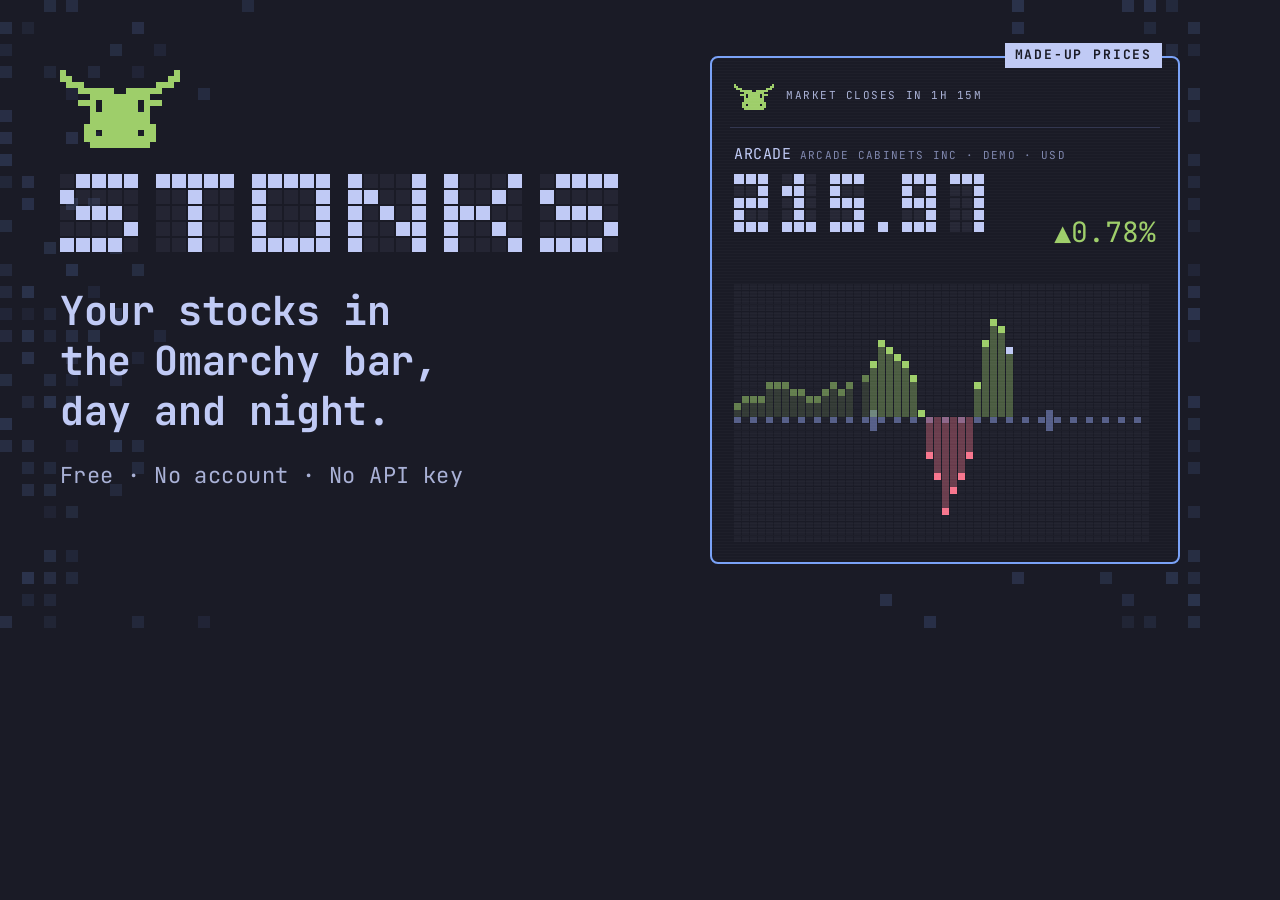
<file: tools/share-card.html>
<!doctype html>
<html lang="en">
<head>
<meta charset="utf-8">
<title>Stonks share image</title>
<!-- The source of ../share.png. Render it with tools/render-share.sh. -->
<link rel="stylesheet" href="../style.css">
<style>
  /* The site's own JetBrains Mono, held back until it loads rather than drawn
     in a fallback; fonts.js marks whether every weight loaded. */
  @font-face { font-family: "JetBrains Mono"; font-weight: 100 800; font-display: block; src: url("../fonts/jetbrains-mono-latin.woff2") format("woff2"); }
  html, body { margin: 0; width: 1200px; height: 630px; overflow: hidden; }
  body { position: relative; background: var(--bg); }
  .scatter { position: absolute; inset: 0; width: 1200px; height: 630px; }
  .card { position: relative; display: grid; grid-template-columns: 600px 470px; gap: 50px; padding: 56px 40px 0 60px; }
  .words { padding-top: 14px; }
  .logo { display: block; margin: 0 0 26px; }
  .wordmark { margin: 0 0 32px; }
  .say { font: 700 40px/1.25 var(--mono); color: var(--fg); margin: 0 0 22px; letter-spacing: -0.01em; }
  .facts { font-size: 22px; color: var(--text); margin: 0; letter-spacing: 0.02em; }
  .popup { padding: 18px 22px 18px; box-shadow: none; }
  .chart { height: 260px; }
  .demo-tag { font-size: 13px; }
</style>
</head>
<body>
<canvas class="scatter"></canvas>
<div class="card">
  <div class="words">
    <img class="logo" src="../img/bull.svg" width="120" height="78" alt="">
    <div class="wordmark"><span class="blocks" id="mark"></span></div>
    <p class="say">Your stocks in<br>the Omarchy bar,<br>day and night.</p>
    <p class="facts">Free · No account · No API key</p>
  </div>
  <div style="position: relative">
    <div class="demo-tag">MADE-UP PRICES</div>
    <div class="popup">
      <div class="pop-head"><span class="animal" id="animal"></span><span class="status">Market closes in 1h 15m</span></div>
      <div class="listing"><b>ARCADE</b>ARCADE CABINETS INC · DEMO · USD</div>
      <div class="hero-row"><div class="price" id="price"></div><span class="change" id="change"></span></div>
      <div class="strip"></div>
      <canvas class="chart" id="chart"></canvas>
    </div>
  </div>
</div>
<script src="../cells.js"></script>
<script src="../market.js"></script>
<script>
  const { COL } = Cells;
  const s = Market.SYMBOLS[0];
  const q = Market.quoteAt(s, 14 * 60 + 45);
  document.getElementById("mark").innerHTML = Cells.blocksSVG("STONKS", 15, COL.fg, 5, 0.06);
  document.getElementById("animal").innerHTML = Cells.spriteSVG(Cells.BULL, 2, COL.up);
  document.getElementById("price").innerHTML = Cells.blocksSVG(Market.money(q.price), 12, COL.fg, 6);
  const change = document.getElementById("change");
  change.textContent = "▲" + Market.money(q.pct) + "%";
  change.className = "change up";
  const { ctx, w, h } = Cells.fit(document.getElementById("chart"));
  // The day as the site's panels draw it, each print placed on the clock's axis.
  const day = Market.dayAt(s, 14 * 60 + 45);
  Cells.drawRetro(ctx, w, h, day.pts, day.base, { pixel: 7, gap: 1, ghost: 0.035, ticks: day.ticks, lastCap: day.lastCap, scrub: -1 });
  const sc = Cells.fit(document.querySelector(".scatter"));
  const r = Market.rng(5);
  for (let y = 0; y < 630; y += 22) for (let x = 0; x < 1200; x += 22) {
    const edge = Math.abs(x / 1200 - 0.5) * 2;
    if (r() < Math.pow(edge, 6) * 0.6) { sc.ctx.fillStyle = Cells.rgba(COL.accent, 0.06 + r() * 0.12); sc.ctx.fillRect(x, y, 12, 12); }
  }
</script>
<script src="fonts.js"></script>
</body>
</html>
</file>
<file: style.css>
/* JetBrains Mono, the page's own copy (fonts/OFL.txt): Google Fonts' Latin
   file, one variable font for every weight. Optional, so a font that comes
   late is never swapped in, and no text reflows and moves the page. */
@font-face {
  font-family: "JetBrains Mono";
  font-style: normal;
  font-weight: 100 800;
  font-display: optional;
  src: url("fonts/jetbrains-mono-latin.woff2") format("woff2");
  unicode-range: U+0000-00FF, U+0131, U+0152-0153, U+02BB-02BC, U+02C6, U+02DA, U+02DC, U+0304, U+0308, U+0329, U+2000-206F, U+20AC, U+2122, U+2191, U+2193, U+2212, U+2215, U+FEFF, U+FFFD;
}

/* Tokyo Night, Omarchy's default theme: the colors the README's pictures wear.
   Green and red mean up and down only; blue, the accent, means selected. */
:root {
  --bg: #1a1b26;
  --bg-deep: #13141c;
  --surface: #1f2130;
  --raise: #292e42;
  --line: #2f334d;
  --fg: #c0caf5;
  --text: #a9b1d6;
  --muted: #7f87ae; /* Tokyo Night's #737aa2, lifted to 4.5:1 on --surface, so small text reads */
  --faint: #565f89;
  --up: #9ece6a;
  --down: #f7768e;
  --accent: #7aa2f7;
  --mono: "JetBrains Mono", ui-monospace, "SFMono-Regular", Menlo, monospace;
  --shadow: 6px 6px 0 var(--bg-deep);
}

* { box-sizing: border-box; }
html { scroll-padding-top: 56px; -webkit-text-size-adjust: 100%; -webkit-tap-highlight-color: transparent; }
@media (prefers-reduced-motion: no-preference) { html { scroll-behavior: smooth; } }

body {
  margin: 0;
  background: var(--bg);
  color: var(--text);
  font: 400 16px/1.6 var(--mono);
  -webkit-font-smoothing: antialiased;
}

a { color: var(--fg); text-decoration-color: var(--faint); text-underline-offset: 3px; }
@media (hover: hover) { a:hover { text-decoration-color: var(--accent); } }
:focus-visible { outline: 2px solid var(--accent); outline-offset: 2px; }
code { font-family: var(--mono); color: var(--fg); font-size: 0.92em; overflow-wrap: anywhere; }
kbd {
  display: inline-block;
  min-width: 1.7em;
  padding: 0 0.35em;
  border: 1px solid var(--line);
  border-bottom-width: 3px;
  background: var(--surface);
  color: var(--fg);
  font: 700 0.85em/1.5 var(--mono);
  text-align: center;
}
.sr { position: absolute; width: 1px; height: 1px; overflow: hidden; clip-path: inset(50%); white-space: nowrap; }
.nw { white-space: nowrap; }
button { font: inherit; color: inherit; -webkit-user-select: none; user-select: none; }
button, a { touch-action: manipulation; }
/* What a press looks like on a screen with no pointer to hover with. */
button:not(:disabled):active, a:active { opacity: 0.7; }

/* Block cells: each lit cell a pixel short of the next, unlit slots faint. */
.blocks { display: inline-block; line-height: 0; }
.blocks svg { display: block; shape-rendering: crispEdges; }

.btn {
  display: inline-block;
  padding: 10px 18px;
  background: var(--accent);
  color: var(--bg);
  font-weight: 700;
  text-decoration: none;
  letter-spacing: 0.06em;
  box-shadow: 4px 4px 0 var(--bg-deep);
}
.btn:active { transform: translate(2px, 2px); box-shadow: 2px 2px 0 var(--bg-deep); }
.btn-small { padding: 4px 12px; font-size: 13px; }

/* The top bar, the height and ground of Omarchy's. */
.topbar {
  position: sticky; top: 0; z-index: 10;
  display: flex; align-items: center; justify-content: space-between;
  height: 44px; padding: 0 20px; gap: 16px;
  background: rgba(19, 20, 28, 0.94);
  border-bottom: 1px solid var(--line);
  font-size: 13px; letter-spacing: 0.12em;
}
.brand { display: flex; align-items: center; gap: 10px; color: var(--fg); text-decoration: none; font-weight: 700; }
.topbar nav { display: flex; align-items: center; gap: 20px; }
.topbar nav a:not(.btn) { text-decoration: none; color: var(--text); }
@media (hover: hover) { .topbar nav a:not(.btn):hover { color: var(--fg); } }
.mark svg { display: block; }
.speaker {
  display: flex; align-items: center; gap: 8px; height: 30px; padding: 0 4px;
  border: 0; background: none; color: var(--text); cursor: pointer; letter-spacing: inherit; font-size: 13px;
}
@media (hover: hover) { .speaker:hover { color: var(--fg); } }
.speaker-icon { display: block; width: 17px; height: 11px; }
.speaker-icon svg { display: block; }
.speaker[data-state="off"] .speaker-word { text-decoration: line-through; text-decoration-color: var(--faint); }

/* Hero */
.hero { position: relative; overflow: hidden; padding: 56px 24px 0; }
.scatter { position: absolute; inset: 0; width: 100%; height: 100%; pointer-events: none; }
.hero-inner {
  position: relative;
  max-width: 1180px; margin: 0 auto;
  display: grid; grid-template-columns: minmax(0, 1fr) 470px; gap: 64px; align-items: start;
}
.hero-copy { padding-top: 40px; }
.eyebrow, .stage-label, .not-title, .sheet-title {
  font-size: 13px; letter-spacing: 0.16em; text-transform: uppercase; color: var(--muted);
}
.eyebrow { margin: 0 0 28px; }
.eyebrow, .lead, h2, .qa h3 { text-wrap: balance; }
.wordmark { margin: 0 0 32px; }
/* The script draws the block letters; their room is kept before it runs,
   so nothing under them moves as they appear. */
.wordmark .blocks { display: block; width: min(100%, 560px); aspect-ratio: 7 / 1; }
.wordmark .blocks svg { width: 100%; height: auto; }
.lead { font-size: 26px; line-height: 1.35; color: var(--fg); font-weight: 700; margin: 0 0 18px; letter-spacing: -0.01em; }
.hero-copy > p { max-width: 34em; }
.answer { color: var(--text); }
.fine { font-size: 13px; color: var(--muted); }
.center { text-align: center; }

.term {
  margin: 28px 0 18px;
  background: var(--bg-deep);
  border: 1px solid var(--line);
  box-shadow: var(--shadow);
  max-width: 640px;
}
.term-bar {
  display: flex; justify-content: space-between; align-items: center;
  padding: 6px 6px 6px 14px; border-bottom: 1px solid var(--line);
  font-size: 12px; letter-spacing: 0.14em; color: var(--muted);
}
.copy {
  border: 1px solid var(--line); background: var(--surface); color: var(--fg);
  padding: 2px 12px; font-size: 12px; letter-spacing: 0.1em; cursor: pointer;
}
@media (hover: hover) { .copy:hover { border-color: var(--accent); } }
.term pre { margin: 0; padding: 14px; white-space: pre-wrap; overflow-wrap: break-word; font-size: 13px; line-height: 1.6; }
.term code { color: var(--fg); font-size: 13px; overflow-wrap: break-word; }
.prompt { color: var(--faint); -webkit-user-select: none; user-select: none; }
.cursor { display: inline-block; width: 0.6em; height: 1.1em; margin-left: 4px; vertical-align: -0.2em; background: var(--fg); }
@media (prefers-reduced-motion: no-preference) {
  .cursor { animation: blink 1.1s steps(1) infinite; }
}
@keyframes blink { 50% { opacity: 0; } }

.skyline { display: block; width: 100%; height: 120px; margin-top: 64px; }

/* The demo panel, at the shell's size. */
.demo-wrap { margin: 0; position: relative; }
.demo-tag {
  position: absolute; top: -13px; right: 18px; z-index: 2;
  padding: 2px 10px; background: var(--fg); color: var(--bg);
  font-size: 11px; font-weight: 700; letter-spacing: 0.14em;
}
.popup {
  position: relative;
  background: var(--bg);
  border: 2px solid var(--accent);
  border-radius: 8px;
  padding: 18px 20px 10px;
  box-shadow: 10px 10px 0 var(--bg-deep);
  font-size: 13px;
  -webkit-user-select: none;
  user-select: none;
}
/* The invitation to hear the hero's replay, in its chart's empty bottom
   corner: out of the flow, just under the chart, raised into it, so
   nothing moves as it comes and goes. */
.hear {
  position: absolute; right: 30px; z-index: 2; margin-top: -36px;
  display: flex; align-items: center; gap: 8px; height: 26px; padding: 0 10px;
  border: 0; background: var(--fg); color: var(--bg); cursor: pointer;
  font-size: 11px; font-weight: 700; letter-spacing: 0.14em; text-transform: uppercase;
}
.hear[hidden] { display: none; }
.hear-short { display: none; }
.demo-wrap figcaption { margin-top: 22px; font-size: 13px; color: var(--muted); line-height: 1.6; }
/* The demos' room, kept until the script builds them (see .wordmark). */
.js #demo:empty { min-height: 840px; }
.js #daypop:empty { min-height: 414px; }

.pop-head {
  position: relative; display: flex; align-items: center; gap: 12px;
  height: 52px; margin: 0 -4px; padding: 0 4px 12px; border-bottom: 1px solid var(--line);
}
.animal { width: 40px; height: 28px; padding: 0; border: 0; background: none; cursor: pointer; flex: none; }
.animal[hidden] { display: block; visibility: hidden; }
.animal:disabled { cursor: default; }
.animal svg, .animal canvas { display: block; }
.zz { align-self: flex-start; width: 6px; margin: 0 -6px 0 -10px; color: var(--muted); font-size: 11px; line-height: 1; }
.zz:empty { visibility: hidden; }
.head-words { flex: 1; min-width: 0; display: flex; flex-direction: column; gap: 2px; }
.title, .status { white-space: nowrap; overflow: hidden; text-overflow: ellipsis; }
.title { color: var(--fg); font-size: 15px; line-height: 1.3; }
.status { letter-spacing: 0.14em; color: var(--text); font-size: 11px; text-transform: uppercase; }
.head-tools { display: flex; gap: 4px; align-self: center; }
/* The header's icons, and the list's sign: each says on hover what a
   click does, under it, as the shell's tooltip does. */
.tool { position: relative; width: 28px; height: 28px; padding: 0; border: 0; background: none; color: var(--muted); cursor: pointer; display: grid; place-items: center; font-size: 13px; }
@media (hover: hover) { .tool:hover { color: var(--fg); } }
.tool svg { display: block; }
@media (hover: hover) {
  [data-tip]:hover::after {
    content: attr(data-tip); position: absolute; top: calc(100% + 3px); right: 0; z-index: 4;
    padding: 3px 8px; background: var(--surface); border: 1px solid var(--line); color: var(--fg);
    font-size: 12px; letter-spacing: 0; text-transform: none; white-space: nowrap; pointer-events: none;
  }
}
.toast {
  position: absolute; top: calc(100% + 6px); right: 0; z-index: 3; margin: 0; max-width: 280px;
  padding: 8px 12px; background: var(--surface); border: 1px solid var(--line); box-shadow: 4px 4px 0 var(--bg-deep);
  color: var(--fg); font-size: 12px; line-height: 1.5;
}
.toast[hidden] { display: none; }
@media (hover: hover) { .pop-head:has(.toast:not([hidden])) [data-tip]:hover::after { display: none; } }
@media (prefers-reduced-motion: no-preference) {
  .popup.flash::before { content: ""; position: absolute; inset: 0; z-index: 5; border-radius: 6px; background: var(--fg); pointer-events: none; animation: flash 260ms ease-out forwards; }
}
@keyframes flash { from { opacity: 0.35; } to { opacity: 0; } }
.listing { margin: 14px 0 8px; letter-spacing: 0.12em; color: var(--muted); font-size: 11px; white-space: nowrap; overflow: hidden; text-overflow: ellipsis; }
.listing b { color: var(--fg); font-size: 15px; font-weight: 400; letter-spacing: 0.04em; margin-right: 8px; }
.hero-row { display: flex; justify-content: space-between; align-items: flex-end; min-height: 62px; gap: 12px; }
.price { line-height: 0; color: var(--fg); }
.price .smooth-price { font: 700 52px/1 var(--mono); letter-spacing: -0.02em; display: block; }
.change { border: 0; background: none; padding: 0; font: 400 28px/1 var(--mono); cursor: pointer; white-space: nowrap; }
.change:disabled { cursor: default; }
.strip { display: flex; justify-content: space-between; gap: 12px; min-height: 18px; margin: 6px 0 14px; font-size: 11px; letter-spacing: 0.14em; color: var(--muted); white-space: nowrap; }
.strip .ext { overflow: hidden; }
.change-cap { margin-left: auto; }
.strip b { color: var(--fg); font-weight: 400; }
.up { color: var(--up); }
.down { color: var(--down); }
.flat { color: var(--muted); }

.chart { display: block; width: 100%; height: 210px; cursor: crosshair; touch-action: pan-y; }
.ranges { display: flex; justify-content: space-between; margin: 12px 0 10px; }
.ranges button {
  border: 0; background: none; padding: 3px 7px; cursor: pointer;
  color: var(--muted); font-size: 12px; letter-spacing: 0.08em;
}
@media (hover: hover) { .ranges button:hover { color: var(--fg); } }
.ranges button[aria-pressed="true"] { background: var(--raise); color: var(--fg); }
.info { display: grid; grid-template-columns: auto auto minmax(24px, 1fr) auto auto auto auto auto; gap: 4px 8px; align-items: center; font-size: 12px; color: var(--muted); letter-spacing: 0.02em; margin-bottom: 12px; font-variant-numeric: tabular-nums; }
.info b { color: var(--fg); font-weight: 400; white-space: nowrap; }
.info b.fact { text-align: right; }
.info span.fact { padding-left: 6px; }
.info canvas { width: 100%; height: 10px; display: block; }
.list-head { display: flex; align-items: center; gap: 12px; font-size: 12px; letter-spacing: 0.14em; color: var(--muted); margin: 4px 0 6px; }
.list-name { color: var(--fg); }
.breadth-rule { flex: 1; height: 4px; min-width: 0; }
.list-head .tool { width: 22px; height: 22px; margin-right: -4px; }

.rows { margin: 0 -12px; }
.row-slot { position: relative; }
.row {
  display: grid; grid-template-columns: minmax(0, 1fr) 72px 92px; gap: 10px; align-items: center;
  width: 100%; padding: 7px 12px; border: 0; border-left: 2px solid transparent;
  background: none; text-align: left; cursor: pointer;
}
@media (hover: hover) { .row:hover { background: var(--surface); } }
.row[aria-current="true"] { background: var(--raise); border-left-color: var(--fg); }
.row.selected { outline: 1px dashed var(--faint); outline-offset: -1px; }
.row .who { min-width: 0; }
.row .sym { display: inline-block; color: var(--fg); font-weight: 700; font-size: 14px; letter-spacing: 0.04em; }
.row .name { display: block; color: var(--muted); font-size: 12px; white-space: nowrap; overflow: hidden; text-overflow: ellipsis; }
.row[aria-current="true"] .name { color: var(--text); } /* --muted reads at 3.8:1 on --raise */
.row .nums { text-align: right; font-size: 14px; line-height: 1.35; }
.row .nums span { display: block; color: var(--fg); }
.row canvas { width: 72px; height: 24px; display: block; }
.row .nums { font-variant-numeric: tabular-nums; }
/* A row's ×, beside its symbol while the pointer is on the row, or on a
   touch screen while the row is the one showing. */
.x {
  position: absolute; top: 8px; width: 18px; height: 18px; padding: 0; border: 0; background: var(--raise);
  color: var(--text); font-size: 15px; line-height: 1; cursor: pointer; display: none; place-items: center;
}
.x svg { display: block; }
@media (hover: hover) { .x:hover { color: var(--fg); background: var(--line); } }
.x:focus-visible { display: grid; }
@media (hover: hover) {
  .row-slot:hover .x { display: grid; }
  .rows.calm .row-slot:hover .x:not(:focus-visible) { display: none; }
}
@media (hover: none) {
  .rows:not(.calm) .row[aria-current="true"] + .x { display: grid; }
}
.pop-foot { position: relative; display: flex; justify-content: center; align-items: center; min-height: 40px; margin: 6px -4px 0; padding-top: 6px; border-top: 1px solid var(--line); }
.pop-foot button { border: 0; background: none; padding: 4px 6px; cursor: pointer; color: var(--text); font-size: 13px; }
@media (hover: hover) { .pop-foot button:hover { color: var(--fg); } }
.pop-foot .undo { position: absolute; right: 0; color: var(--fg); }
.pop-foot .undo[hidden] { display: none; }

.sheet {
  position: absolute; inset: 52px 14px auto 14px; z-index: 3;
  background: var(--surface); border: 1px solid var(--line); padding: 14px 16px;
  box-shadow: 6px 6px 0 var(--bg-deep);
}
.sheet[hidden] { display: none; }
.sheet-title { margin: 0 0 10px; }
.sheet dl { display: grid; grid-template-columns: auto 1fr; gap: 6px 14px; margin: 0; align-items: center; }
.sheet dt { white-space: nowrap; }
.sheet dd { margin: 0; color: var(--text); }

/* A faint scanline over the demo's screen, as on a cabinet's glass. */
.popup::after {
  content: ""; position: absolute; inset: 0; border-radius: 6px; pointer-events: none;
  background: repeating-linear-gradient(to bottom, rgba(255,255,255,0.018) 0 1px, transparent 1px 3px);
}

/* Stages */
.stage { max-width: 1080px; margin: 0 auto; padding: 96px 24px 24px; }
.stage-label { display: flex; align-items: center; gap: 12px; margin: 0 0 18px; min-height: 30px; }
h2 { font-size: 36px; line-height: 1.15; color: var(--fg); margin: 0 0 20px; letter-spacing: -0.02em; }
.wide { max-width: 44em; font-size: 17px; }
.note { max-width: 44em; font-size: 14px; color: var(--muted); }

.bar-demo { position: relative; margin: 40px 0 18px; }
/* The hero's pill in a bar, for a phone's first screen, which has no room beside the words. */
.hero-bar { display: none; }
.fake-bar {
  display: flex; justify-content: space-between; align-items: center;
  height: 64px; padding: 0 22px;
  background: var(--bg-deep); border: 1px solid var(--line);
  box-shadow: var(--shadow);
}
.ws { display: flex; gap: 14px; font-size: 18px; }
.ws b { color: var(--fg); }
.ws i { font-style: normal; color: var(--faint); }
.ws-right { display: flex; gap: 12px; }
.ws-right i { width: 14px; height: 14px; background: var(--line); }
.pill {
  position: absolute; left: 50%; top: 32px; transform: translate(-50%, -50%);
  display: flex; align-items: center; gap: 10px;
  height: 44px; padding: 0 16px; border: 0; background: none; cursor: pointer;
  font-size: 22px; white-space: nowrap; color: var(--fg);
}
@media (hover: hover) { .pill:hover { background: var(--raise); } }
.pill canvas { display: block; }
.pill .arrow { display: inline-block; font-size: 22px; }
.forms { display: flex; flex-wrap: wrap; gap: 10px; justify-content: center; margin-bottom: 10px; }
.forms button, .chips button, .seg button {
  border: 1px solid var(--line); background: var(--surface); padding: 6px 14px; cursor: pointer;
  font-size: 13px; letter-spacing: 0.1em; text-transform: uppercase; color: var(--text);
}
@media (hover: hover) { .forms button:hover, .chips button:hover, .seg button:hover { color: var(--fg); border-color: var(--faint); } }
.forms button[aria-pressed="true"], .chips button[aria-pressed="true"], .seg button[aria-pressed="true"] {
  border-color: var(--accent); color: var(--fg); box-shadow: inset 0 0 0 1px var(--accent);
}
.forms button[aria-pressed="true"]::before, .seg button[aria-pressed="true"]::before { content: "▶ "; color: var(--accent); }

.cart {
  display: grid; grid-template-columns: minmax(0, 1fr) 300px; gap: 0;
  border: 2px solid var(--line); background: var(--surface); box-shadow: var(--shadow);
}
.label-list { list-style: none; margin: 0; padding: 26px 30px; }
.label-list li { position: relative; padding: 9px 0 9px 28px; color: var(--fg); }
.label-list li::before {
  content: ""; position: absolute; left: 0; top: 17px; width: 10px; height: 10px; background: var(--muted);
  box-shadow: 4px 4px 0 var(--bg-deep);
}
.not-label { padding: 30px; border-left: 2px dashed var(--line); background: var(--bg); }
.not-title { margin: 0 0 12px; }
.not-label p:last-child { color: var(--fg); margin: 0; }

/* One day: the panel held in view while the clock follows the scroll. */
.day-head { padding-bottom: 0; }
.day-track { position: relative; }
.js .day-track { height: 270vh; }
.day-sticky {
  position: sticky; top: 44px; height: calc(100svh - 44px);
  display: flex; align-items: center; justify-content: center; gap: 64px; padding: 24px;
}
.day.still .day-track { height: auto; }
.day.still .day-sticky { position: static; height: auto; padding: 40px 24px 0; }
.day.still .day-hint { display: none; }
.day-clock { display: flex; flex-direction: column; gap: 14px; align-items: flex-start; }
.clock-digits { height: 60px; }
.clock-place { font-size: 13px; letter-spacing: 0.16em; color: var(--muted); }
/* The day's place, or the bell as it rings, in one cell (see nameBell):
   the wordings wrap alike, so the line keeps its size as they change. */
.js .clock-place { display: grid; }
.clock-place > span { grid-area: 1 / 1; }
.clock-place > span:not(:first-child) { color: var(--fg); }
.clock-place > span:not(.shown) { visibility: hidden; }
.day-pop { position: relative; width: 470px; max-width: 100%; }
.popup.compact .chart { height: 180px; }

.split { display: grid; grid-template-columns: minmax(0, 1fr) minmax(0, 480px); gap: 48px; align-items: start; }
.plain-list { margin: 20px 0 0; padding: 0; list-style: none; }
.plain-list li { padding: 10px 0; color: var(--fg); }
.shots { display: grid; gap: 16px; }
.shots img { display: block; width: 100%; height: auto; border: 1px solid var(--line); border-radius: 6px; box-shadow: var(--shadow); background: var(--bg); }

.select { display: grid; grid-template-columns: minmax(0, 1fr) 420px; gap: 48px; margin-top: 36px; align-items: start; }
.pick-title { margin: 22px 0 10px; font-size: 12px; letter-spacing: 0.16em; color: var(--muted); }
.pick-title:first-child { margin-top: 0; }
.seg { display: flex; gap: 8px; }
.chips { display: flex; flex-wrap: wrap; gap: 8px; }
.chips button { display: inline-flex; align-items: center; gap: 8px; padding: 6px 12px; font-size: 12px; text-transform: none; letter-spacing: 0.04em; }
.chips button::before { content: ""; width: 10px; height: 10px; background: var(--sw); outline: 1px solid var(--faint); }
.theme-shot { margin: 0; }
.theme-ground { padding: 18px; border: 1px solid var(--line); box-shadow: var(--shadow); background: var(--bg); transition: background-color 160ms ease-out; }
.theme-ground img { display: block; width: 100%; height: auto; }
.theme-shot figcaption { margin-top: 14px; font-size: 13px; color: var(--muted); }

/* Sound test: a made-up day's chart to run the pointer along, and a pad
   for each sound, as on a cabinet's control panel. */
.sound-test {
  position: relative; padding: 22px 20px 16px;
  background: var(--bg); border: 2px solid var(--line); border-radius: 8px; box-shadow: var(--shadow);
}
.chimes { display: block; width: 100%; height: 150px; cursor: crosshair; touch-action: pan-y; }
.pads { display: grid; grid-template-columns: repeat(3, minmax(0, 1fr)); gap: 10px; margin: 18px 0 4px; }
.pads button {
  padding: 10px 6px; border: 1px solid var(--line); border-bottom-width: 4px; background: var(--surface);
  color: var(--fg); font-size: 13px; letter-spacing: 0.12em; text-transform: uppercase; cursor: pointer;
}
@media (hover: hover) { .pads button:hover { border-color: var(--faint); } }
.pads button:active { transform: translateY(2px); border-bottom-width: 2px; margin-bottom: 2px; }
.pads [data-sound="replay"] { border-color: var(--accent); }
.sound-state { margin: 12px 0 0; min-height: 3.2em; }

.share-shot { margin: 0; }
.share-shot img { display: block; width: 100%; height: auto; border: 1px solid var(--line); border-radius: 6px; box-shadow: var(--shadow); background: var(--bg); }
.share-shot figcaption { margin-top: 14px; font-size: 13px; color: var(--muted); }
@media (hover: none) { .keys-only { display: none; } }

.moves { display: grid; grid-template-columns: repeat(2, minmax(0, 1fr)); gap: 0 40px; margin: 30px 0; }
.moves div { display: grid; grid-template-columns: 96px 1fr; gap: 14px; align-items: center; padding: 10px 8px; transition: background-color 160ms ease-out; }
.moves div.lit { background: var(--raise); }
.moves div.lit kbd { border-color: var(--accent); }
.moves dt { display: flex; gap: 6px; }
.moves dd { margin: 0; color: var(--fg); }

.faq { display: grid; grid-template-columns: repeat(2, minmax(0, 1fr)); gap: 0 48px; margin-top: 30px; }
.qa { padding: 18px 0; }
.qa h3 { margin: 0 0 8px; font-size: 16px; color: var(--fg); }
.qa p { margin: 0; }

.rules { margin: 30px 0 0; border-top: 2px solid var(--line); }
.rules div { display: grid; grid-template-columns: 140px 1fr; gap: 24px; padding: 16px 0; }
.rules dt { color: var(--muted); letter-spacing: 0.16em; font-size: 13px; padding-top: 2px; }
.rules dd { margin: 0; color: var(--fg); }

.finale { max-width: 880px; margin: 0 auto; padding: 120px 24px 40px; }
.cabinet { display: flex; align-items: center; justify-content: center; gap: 36px; margin-bottom: 36px; }
.finale-mid { text-align: center; }
.freeplay { margin: 0 0 18px; }
.freeplay .blocks svg { width: min(100%, 480px); height: auto; margin: 0 auto; }
.coin { margin: 0; color: var(--fg); letter-spacing: 0.08em; }
.sprite { image-rendering: pixelated; flex: none; }
.finale .term { margin: 0 auto 24px; }
.steps { max-width: 640px; margin: 0 auto 18px; padding: 0; list-style: none; counter-reset: s; }
.steps li { counter-increment: s; position: relative; padding: 8px 0 8px 44px; color: var(--fg); }
.steps li::before {
  content: counter(s); position: absolute; left: 0; top: 7px; width: 28px; height: 28px;
  display: grid; place-items: center; background: var(--raise); color: var(--fg); font-weight: 700; font-size: 14px;
}
.finale .fine { max-width: 640px; margin: 0 auto; }

.foot { border-top: 1px solid var(--line); padding: 28px 24px 48px; text-align: center; font-size: 13px; color: var(--muted); }
.foot p { margin: 6px 0; }

/* A finger needs more room than these controls draw. Each keeps its size
   and reaches past it, so the page looks the same and nothing moves; those
   with room to spare just grow. Wide enough for a finger where the row has
   the room: five icons beside a stock's name don't. */
@media (pointer: coarse) {
  .topbar nav, .brand { align-self: stretch; }
  .topbar nav { align-items: stretch; }
  .topbar nav .btn { align-self: center; }
  .topbar nav a:not(.btn) { display: flex; align-items: center; }
  .speaker { position: relative; height: auto; }
  .speaker::before { content: ""; position: absolute; inset: 0 -6px; }
  .btn-small, .copy, .animal, .change, .ranges button, .pop-foot .add { position: relative; }
  .btn-small::before, .tool::before, .animal::before, .copy::before, .change::before, .hear::before,
  .ranges button::before, .pop-foot button::before, .x::before, .pill::before { content: ""; position: absolute; }
  .btn-small::before { inset: -8px 0; }
  .copy::before { inset: -10px -6px; }
  .tool::before, .animal::before { inset: -8px 0; }
  .list-head .tool::before { inset: -11px -6px; }
  .change::before { inset: -14px 0; }
  .pill::before { inset: -3px 0; }
  .hear::before { inset: -9px 0; }
  .ranges button::before { inset: -10px -6px; }
  .pop-foot button::before { inset: -8px 0; }
  /* The × keeps to its own row, and off the symbol that selects it. */
  .x::before { inset: -8px -13px -18px 0; }
  .forms button, .chips button, .seg button { min-height: 44px; }
}

@media (max-width: 1020px) {
  .hero-inner { grid-template-columns: minmax(0, 1fr); gap: 56px; }
  .demo-wrap { max-width: 470px; width: 100%; margin: 0 auto; }
  .hero-copy { padding-top: 0; }
  .select, .split { grid-template-columns: 1fr; }
  .theme-shot { max-width: 470px; }
  .day-sticky { flex-direction: column; gap: 20px; }
  .day-clock { align-items: center; }
  .clock-place { text-align: center; }
  .cart { grid-template-columns: 1fr; }
  .not-label { border-left: 0; border-top: 2px dashed var(--line); }
}

@media (max-width: 640px) {
  body { font-size: 15px; }
  .topbar { padding: 0 14px; letter-spacing: 0.06em; }
  .topbar nav { gap: 12px; }
  .speaker { padding: 0; }
  .speaker-word { display: none; }
  .hear { right: 24px; }
  .hear-long { display: none; }
  .hear-short { display: inline; }
  .hero { padding: 36px 16px 0; }
  .eyebrow { margin-bottom: 20px; font-size: 12px; }
  .lead { font-size: 21px; }
  .wordmark .blocks { width: min(100%, 350px); }
  .clock-digits { height: 30px; }
  .js #demo:empty { min-height: 792px; }
  .js #daypop:empty { min-height: 394px; }
  .stage { padding: 72px 16px 16px; }
  h2 { font-size: 27px; }
  .wide { font-size: 15px; }
  .popup { padding: 14px 14px 8px; }
  .pop-head { gap: 8px; }
  .status { font-size: 11px; letter-spacing: 0.06em; }
  .title { font-size: 14px; }
  .listing { letter-spacing: 0.06em; }
  .head-tools { gap: 0; }
  .tool { width: 24px; }
  .info { grid-template-columns: auto auto minmax(24px, 1fr) auto; }
  .info .fact { display: none; }
  .pop-foot { justify-content: flex-start; }
  .rows { margin: 0 -8px; }
  .row { padding: 7px 8px; grid-template-columns: minmax(0, 1fr) 56px 84px; gap: 8px; }
  .row canvas { width: 56px; }
  /* The longest demo figures, 1,284.54 and +427.32%, fit a 320 px screen. */
  .price .smooth-price { font-size: min(40px, 10vw); }
  .change { font-size: min(22px, 5.5vw); }
  .chart { height: 170px; }
  .ranges button { padding: 3px 3px; font-size: 11px; }
  .fake-bar { height: 52px; padding: 0 12px; }
  .ws { font-size: 14px; gap: 9px; }
  .ws-right { display: none; }
  .pill { top: 26px; font-size: 16px; height: 38px; padding: 0 10px; left: auto; right: 0; transform: translateY(-50%); }
  .pill .arrow { font-size: 16px; }
  .hero-bar { display: block; margin: 0 0 20px; }
  .moves, .faq { grid-template-columns: 1fr; }
  .day-sticky { padding: 12px 12px 16px; gap: 14px; }
  .popup.compact .chart { height: 170px; }
  .theme-ground { padding: 10px; }
  .moves div { grid-template-columns: 80px 1fr; }
  .rules div { grid-template-columns: 1fr; gap: 4px; }
  .label-list { padding: 18px; }
  .not-label { padding: 18px; }
  .cabinet { gap: 14px; }
  .sprite { display: none; }
  .finale { padding-top: 88px; }
  .skyline { height: 80px; margin-top: 48px; }
}

/* The narrowest phones: the bull alone names the brand, so the links fit. */
@media (max-width: 359px) {
  .brand span { display: none; }
  /* The text form's longest, HISCORE 1,284.54 ▼0.15%, clears the workspace numbers. */
  .pill { font-size: 13px; gap: 6px; padding: 0 6px; }
  .pill .arrow { font-size: 13px; }
  .tool { width: 20px; }
  .pop-head { gap: 8px; }
  /* "closes in 1h 15m" whole, beside the four icons. */
  .status { letter-spacing: 0; }
}

/* A short landscape screen: the clock beside the panel, the chart lower,
   so the whole day fits while it is pinned. */
@media (max-height: 600px) and (orientation: landscape) {
  .day-sticky { flex-direction: row; gap: 24px; padding: 8px 16px; }
  .day-clock { align-items: flex-start; }
  .clock-place { text-align: start; }
  .popup.compact { padding: 10px 14px 6px; }
  .popup.compact .listing { margin: 4px 0; }
  .popup.compact .strip { margin: 2px 0 6px; }
  .popup.compact .chart { height: 96px; }
}

/* Without JavaScript: the headings' own words, and no empty demos. */
html:not(.js) .blocks + .sr { position: static; width: auto; height: auto; overflow: visible; clip-path: none; white-space: normal; }
html:not(.js) .wordmark .sr { font-size: 56px; line-height: 1.1; color: var(--fg); }
html:not(.js) .demo-wrap, html:not(.js) .day-track, html:not(.js) .day-hint, html:not(.js) .copy,
html:not(.js) .bar-demo, html:not(.js) .forms, html:not(.js) .select, html:not(.js) .speaker,
html:not(.js) .sound-test { display: none; }
</file>
